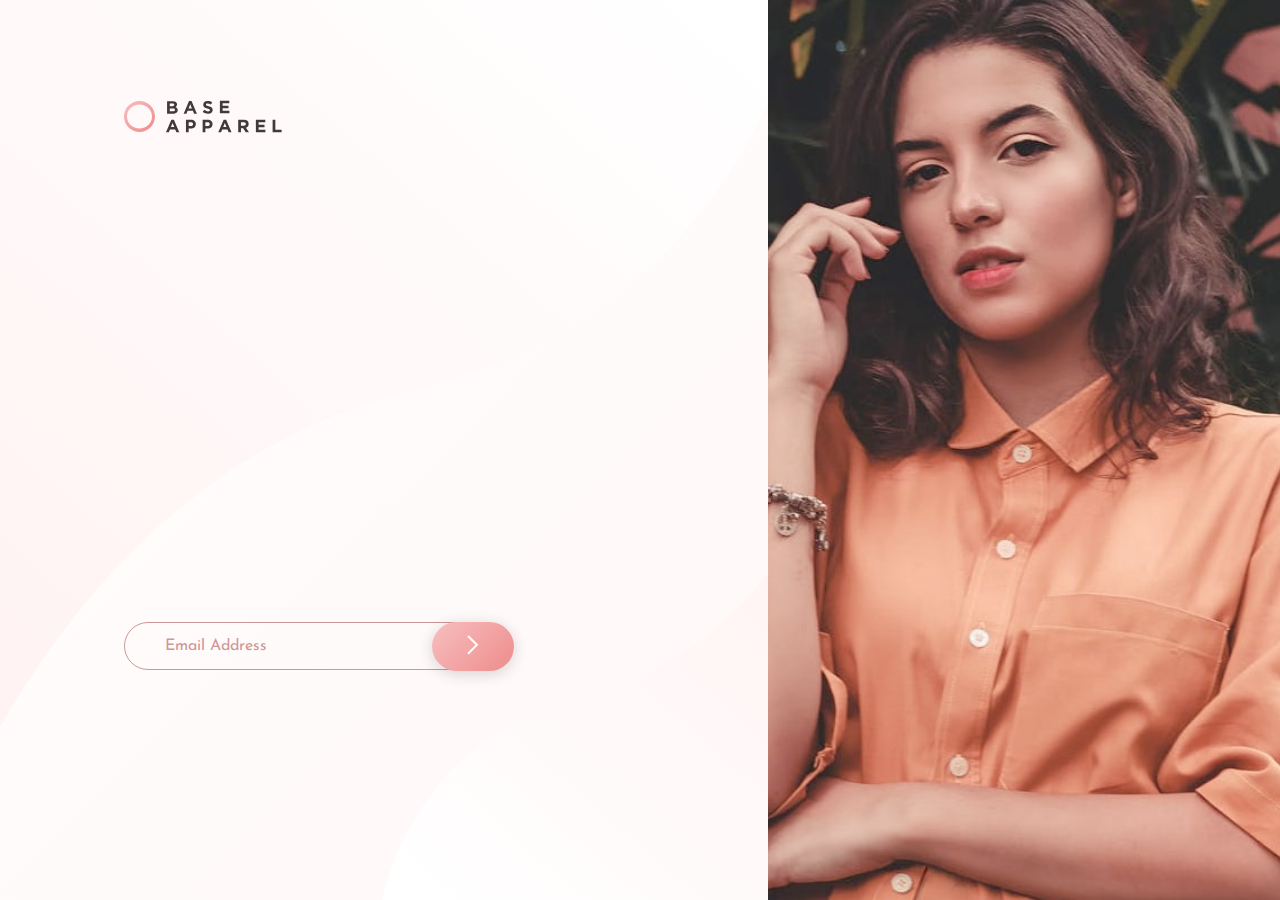
<file: base-apparel-coming-soon/index.html>
<!DOCTYPE html>
<html lang="en">

<head>
  <meta charset="UTF-8">
  <meta name="viewport" content="width=device-width, initial-scale=1.0">
  <!-- displays site properly based on user's device -->

  <link rel="icon" type="image/png" sizes="32x32" href="./images/favicon-32x32.png">

  <title>Frontend Mentor | Base Apparel coming soon page</title>
  <link rel="stylesheet" href="style.css">
  <script src="script.js" defer></script>
</head>

<body>
  <div class="container">
    <div class="left">
      <section class="inner-container">
        <img class="logo" src="./images/logo.svg" alt="logo">
        <div class="bg-image-mobile"></div>
        <div class="extra-inner-container">
          <h1>
            We're</br>
            <span>coming</br>
              soon</span>
          </h1>
          <p>
            Hello fellow shoppers! We're currently building our new fashion store.
            Add your email below to stay up-to-date with announcements and our launch deals.
          </p>
          <form id='form' class="">
            <input id='email' placeholder="Email Address">
            <img class="error-icon" src="./images/icon-error.svg" alt="error">
            <button><img class="arrow" src="./images/icon-arrow.svg" alt="arrow svg"></button>
            <small>Please provide a valid email</small>
          </form>
        </div>
      </section>
    </div>
    <div class="right bg-image-desk"></div>
  </div>
</body>

</html>
</file>
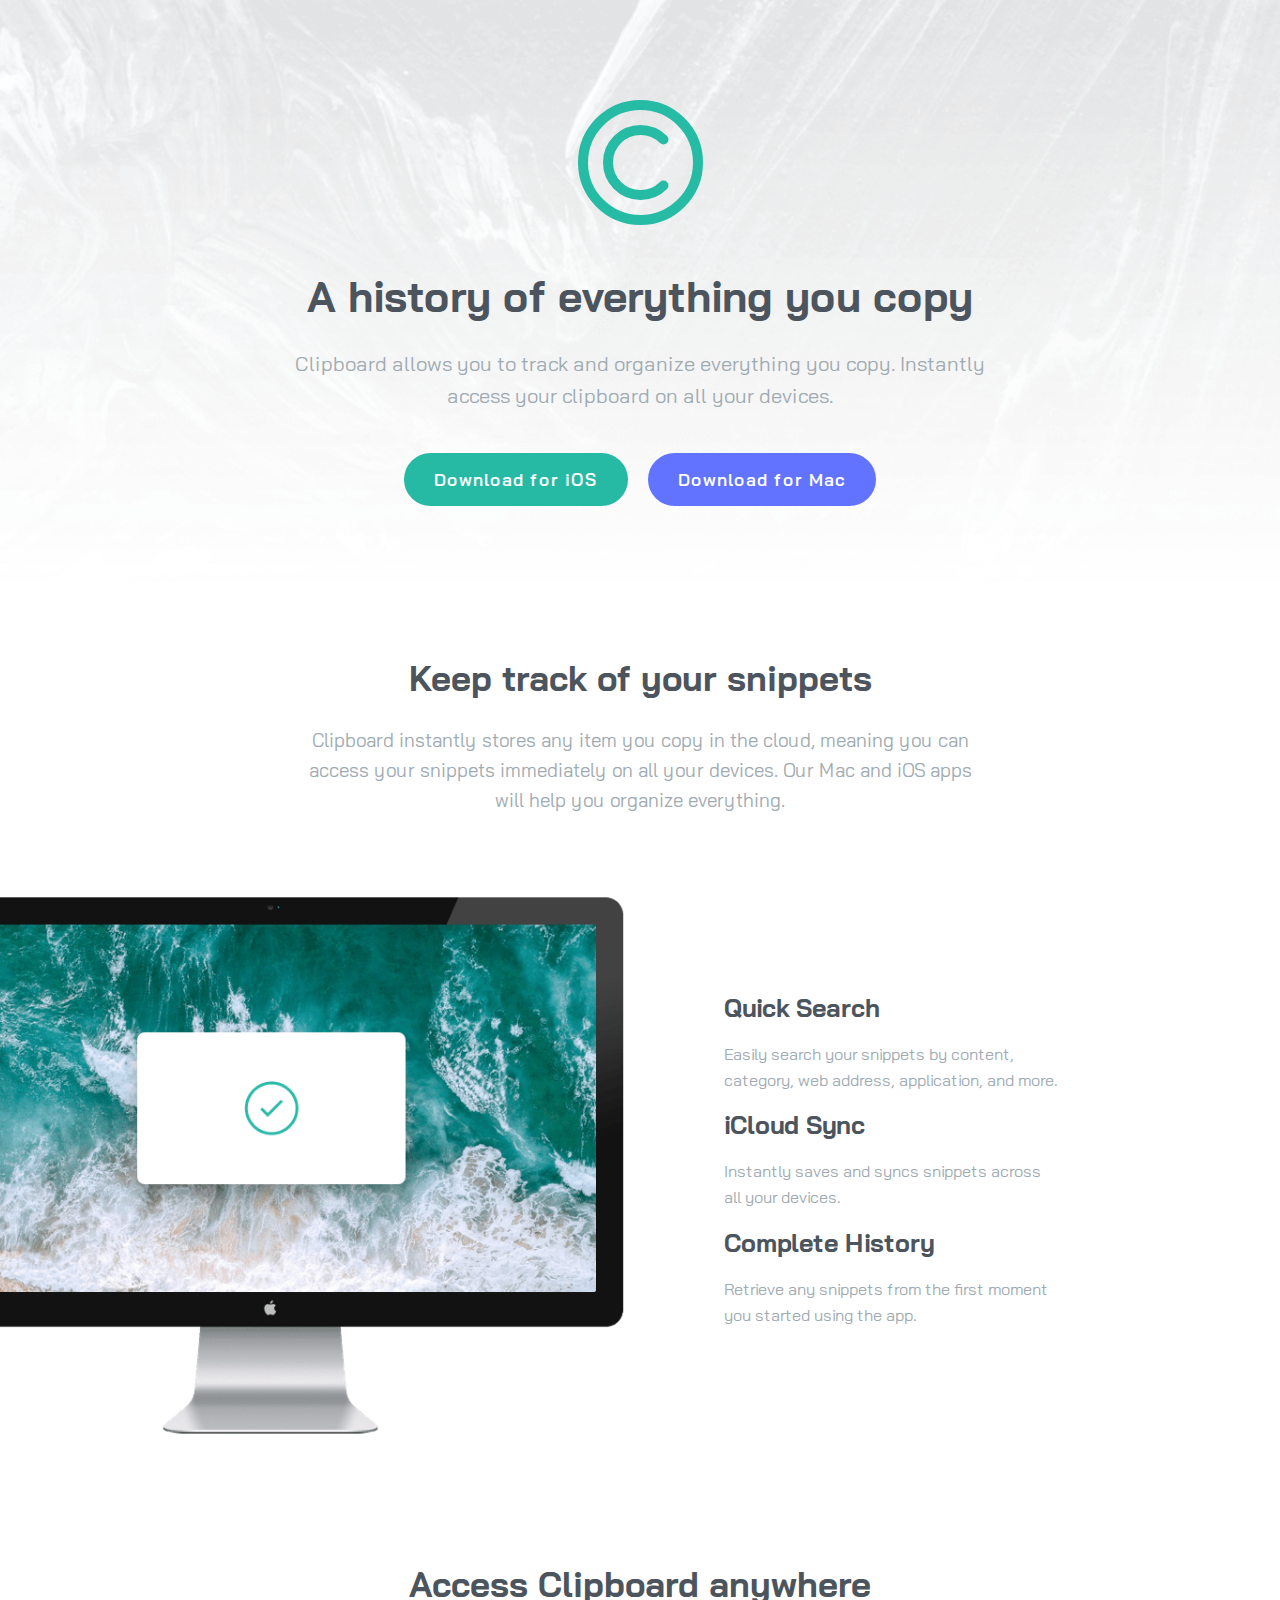
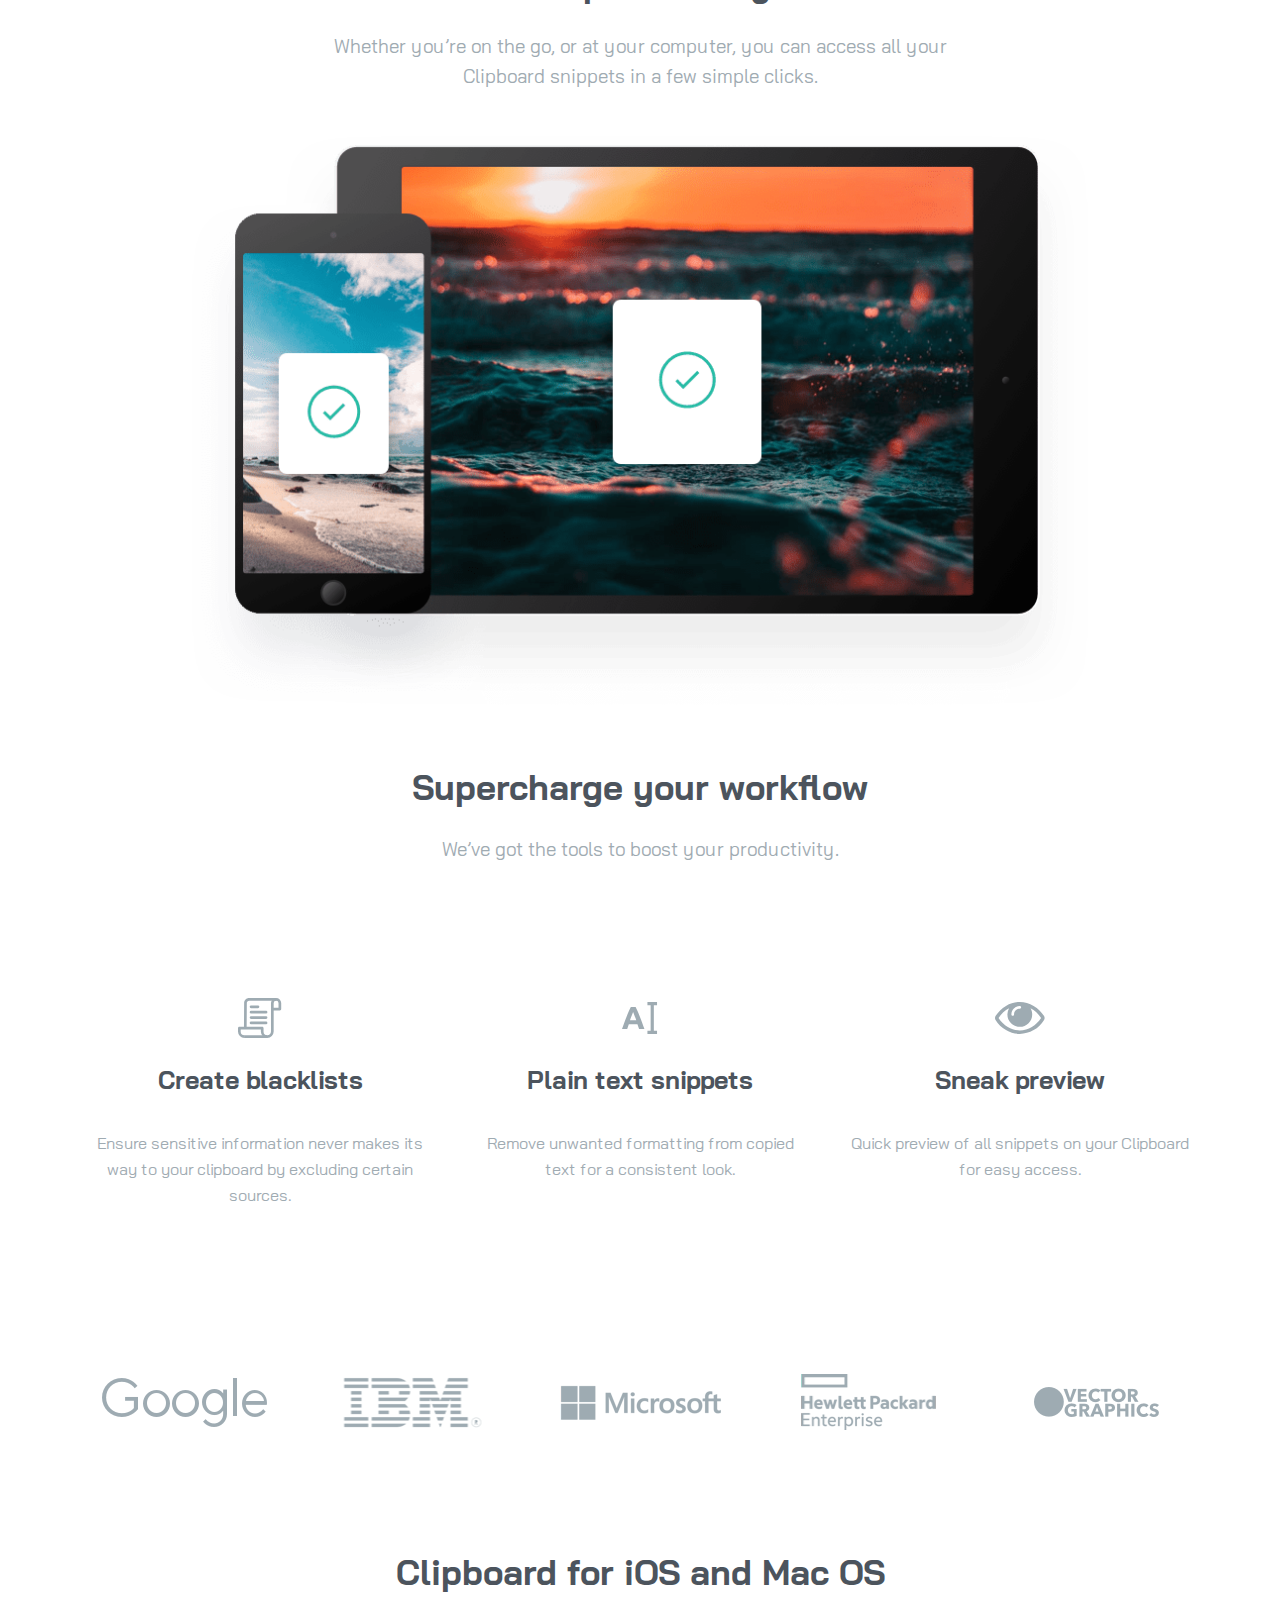
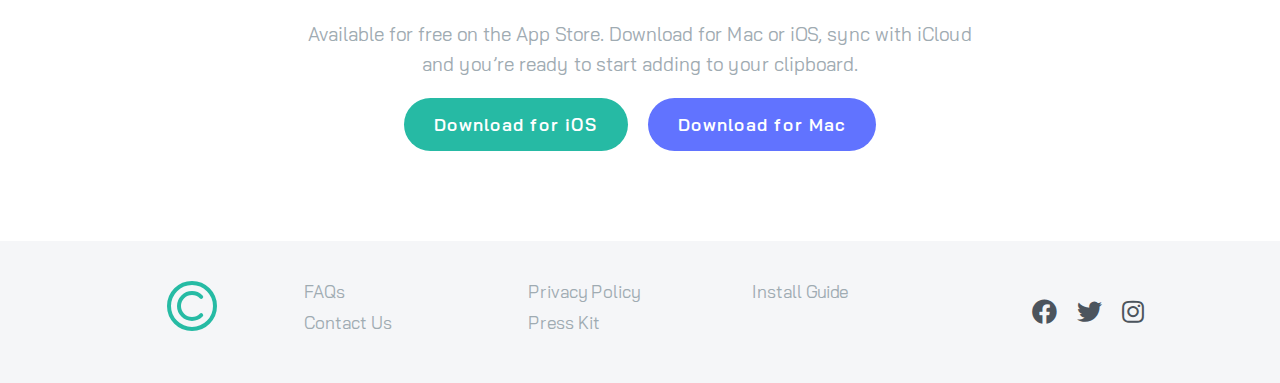
<file: clipboard-landing-page/index.html>
<!DOCTYPE html>
<html lang="en">

<head>
  <meta charset="UTF-8">
  <meta name="viewport" content="width=device-width, initial-scale=1.0">
  <!-- displays site properly based on user's device -->

  <link rel="icon" type="image/png" sizes="32x32" href="./images/favicon-32x32.png">

  <title>Frontend Mentor | Clipboard landing page</title>
  <link rel="stylesheet" href="https://cdnjs.cloudflare.com/ajax/libs/font-awesome/5.15.3/css/all.min.css">
  <link rel="stylesheet" href="style.css">

<body>

  <main>
    <div class="container">
      <img class="header-logo" src="./images/logo.svg" alt="logo">
      <h1>A history of everything you copy</h1>
      <p>Clipboard allows you to track and organize everything you
        copy. Instantly access your clipboard on all your devices.
      </p>

      <div class="flex">
        <button class="btn btn-green">Download for iOS</button>
        <button class="btn btn-purple">Download for Mac</button>
      </div>
    </div>
  </main>

  <!--section Keep track  -->
  <section class="feature1">

    <div class="container">
      <h2>Keep track of your snippets</h2>
      <p>Clipboard instantly stores any item you copy in the cloud,
        meaning you can access your snippets immediately on all your
        devices. Our Mac and iOS apps will help you organize everything.</p>
    </div>

    <div class="container container-M">
      <div class="flex">
        <div class="box-left">
          <img class="computer-img" src="./images/image-computer.png" alt="computer">
        </div>
        <div class="box-right">
          <h3>Quick Search</h3>
          <p>Easily search your snippets by content, category, web address, application, and more.</p>
          <h3>iCloud Sync</h3>
          <p>Instantly saves and syncs snippets across all your devices.</p>
          <h3>Complete History</h3>
          <p>Retrieve any snippets from the first moment you started using the app.
          </p>
        </div>
      </div>
    </div>
  </section>

  <!-- section Access Clipboard -->
  <section class="feature2">

    <div class="container">
      <h2>Access Clipboard anywhere</h2>
      <p>Whether you’re on the go, or at your computer, you can access all your Clipboard
        snippets in a few simple clicks.</p>
      <img class="device-img" src="./images/image-devices.png" alt="devices">
    </div>

  </section>

  <!-- section Superchage -->
  <section class="feature3">

    <div class="container">
      <h2>Supercharge your workflow</h2>
      <p>We’ve got the tools to boost your productivity.</p>
    </div>

    <div class="container container-L">

      <div class="flex cards text-center">
        <div class="card">
          <img src="./images/icon-blacklist.svg" alt="icon-blacklist">
          <h3>Create blacklists</h3>
          <p>Ensure sensitive information never makes its way to your clipboard by excluding certain sources.</p>
        </div>
        <div class="card">
          <img src="./images/icon-text.svg" alt="icon-text">
          <h3>Plain text snippets</h3>
          <p>Remove unwanted formatting from copied text for a consistent look.</p>
        </div>
        <div class="card">
          <img src="./images/icon-preview.svg" alt="icon-preview">
          <h3>Sneak preview</h3>
          <p>Quick preview of all snippets on your Clipboard for easy access.</p>
        </div>
      </div>


    </div>
  </section>
  <!-- section Sponsor -->
  <section class="sponsor">

    <div class="container container-L">
      <div class="grid">
        <img src="./images/logo-google.png" alt="logo-google">
        <img src="./images/logo-ibm.png" alt="logo-ibm">
        <img src="./images/logo-microsoft.png" alt="logo-microsoft">
        <img src="./images/logo-hp.png" alt="logo-hp">
        <img src="./images/logo-vector-graphics.png" alt="logo-vector-graphics">
      </div>
    </div>

  </section>
  <!-- Download -->
  <section class="download">

    <div class="container">
      <h2>Clipboard for iOS and Mac OS</h2>
      <p>
        Available for free on the App Store. Download for Mac or iOS, sync with iCloud
        and you’re ready to start adding to your clipboard.
      </p>
      <div class="flex">
        <button class="btn btn-green">Download for iOS</button>
        <button class="btn btn-purple">Download for Mac</button>
      </div>
    </div>

  </section>

  <!-- Footer -->
  <footer>
    <div class="container container-L flex">
      <div class="footerLogo">
        <img class="footer-logo" src="./images/logo.svg" alt="logo">
      </div>
      <div class="link">
        <li>FAQs</li>
        <li>Contact Us</li>
      </div>
      <div class="link">
        <li>Privacy Policy</li>
        <li>Press Kit</li>
      </div>
      <div class="link">
        <li>Install Guide</li>
      </div>
      <div class="social">
        <li><a href="#"><i class="fab fa-facebook"></i></a></li>
        <li><a href="#"><i class="fab fa-twitter"></i></a></li>
        <li><a href="#"><i class="fab fa-instagram"></i></a></li>
      </div>
    </div>
  </footer>

</body>

</html>
</file>
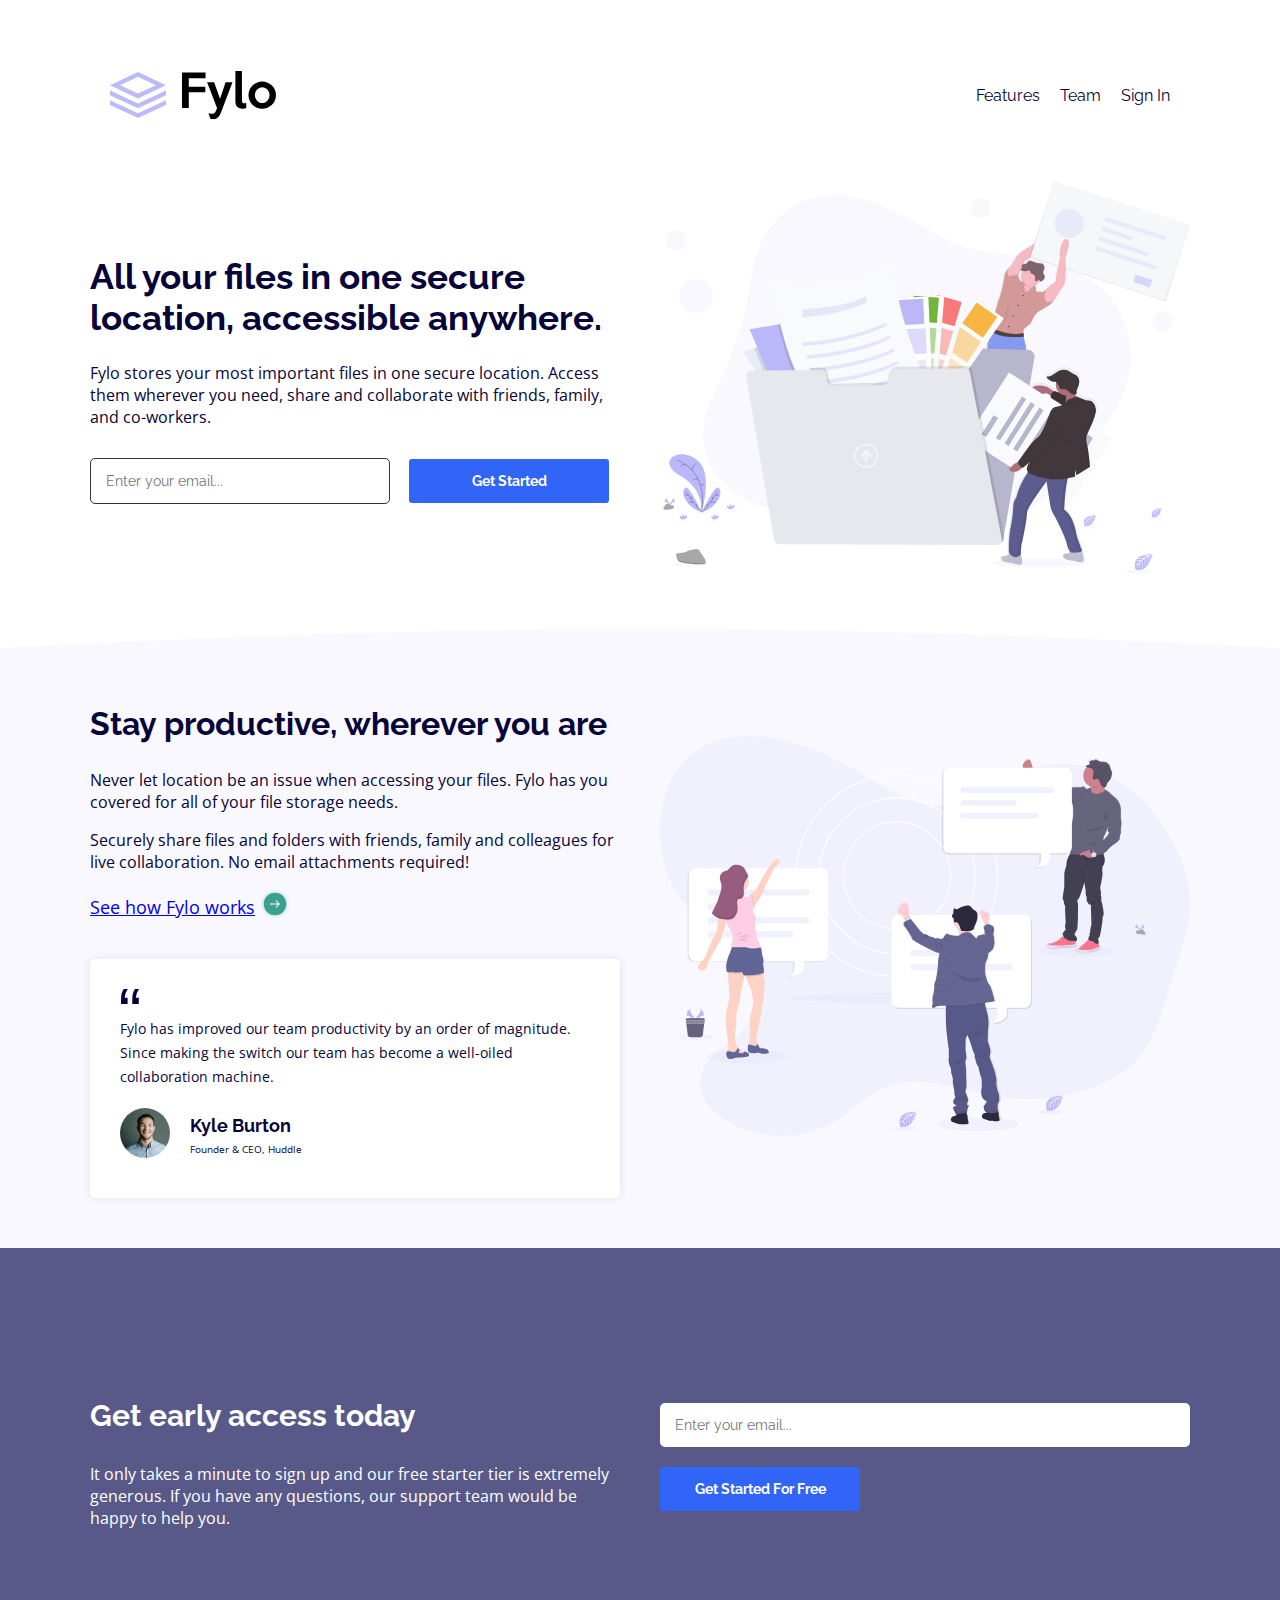
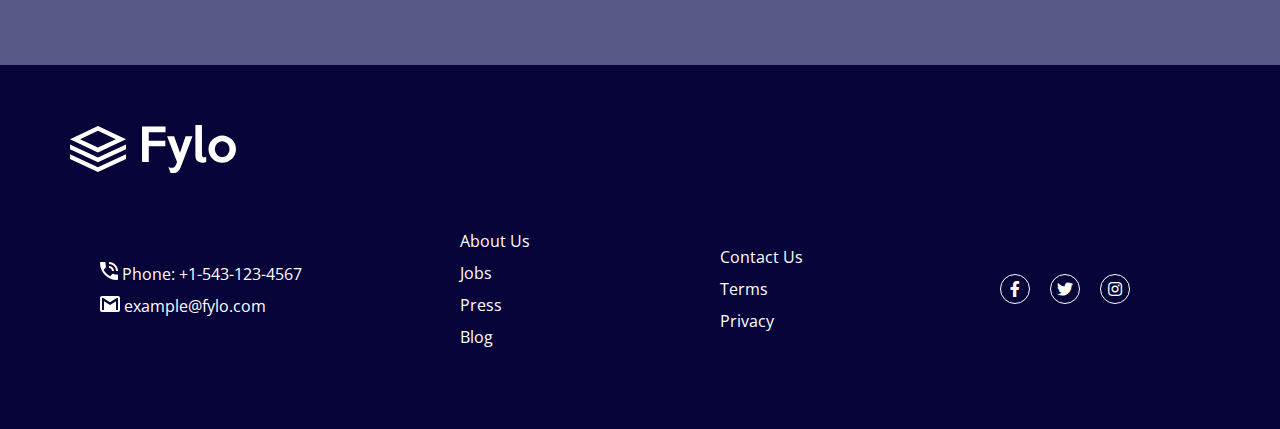
<file: fylo-landing-page/index.html>
<!DOCTYPE html>
<html lang="en">

<head>
  <meta charset="UTF-8">
  <meta name="viewport" content="width=device-width, initial-scale=1.0">
  <!-- displays site properly based on user's device -->

  <link rel="icon" type="image/png" sizes="32x32" href="./images/favicon-32x32.png">

  <title>Frontend Mentor | Fylo landing page with two column layout</title>
  <link rel="stylesheet" href="https://cdnjs.cloudflare.com/ajax/libs/font-awesome/5.15.3/css/all.min.css">
  <link rel="stylesheet" href="style.css">

</head>

<body>
  <header>
    <div class="container">
      <nav>
        <img src="./images/logo.svg" alt="logo">
        <ul class="links">
          <li><a href="">Features</a></li>
          <li><a href="">Team</a></li>
          <li><a href="">Sign In</a></li>
        </ul>
      </nav>
      <div class="flex">
        <div class="box">
          <h1> All your files in one secure location, accessible anywhere.</h1>
          <p>Fylo stores your most important files in one secure location.
            Access them wherever you need, share and collaborate with friends,
            family, and co-workers.</p>
          <form>
            <input type="email" id="email" placeholder="Enter your email...">
            <button class="btn">Get Started</button>
          </form>
        </div>
        <div class="box">
          <img src="./images/illustration-1.svg" alt="illustration-1">
        </div>
      </div>
    </div>
  </header>

  <main>
    <div class="container">
      <div class="flex">
        <div class="box">
          <h2>Stay productive, wherever you are</h2>
          <p>Never let location be an issue when accessing your files. Fylo has you
            covered for all of your file storage needs.</p>
          <p>Securely share files and folders with friends, family and colleagues for
            live collaboration. No email attachments required!</p>
          <a class="arrow-link" href="#">See how Fylo works <img class="arrow" src="./images/icon-arrow.svg"
              alt="icon-arrow"></a>
          <div class="card">
            <img class="icon-quotes" src="./images/icon-quotes.svg" alt="icon-quotes"></img>
            <p>Fylo has improved our team productivity by an order of magnitude. Since
              making the switch our team has become a well-oiled collaboration machine.</p>
            <div class="avatar">
              <div>
                <img class="avatar-img" src="./images/avatar-testimonial.jpg" alt="avatar image">
              </div>
              <div>
                <h4 class="name">Kyle Burton</h4>
                <p>Founder & CEO, Huddle</p>
              </div>
            </div>
          </div>
        </div>
        <div class="box">
          <img src="./images/illustration-2.svg" alt="illustration-2">
        </div>
      </div>
    </div>
  </main>

  <div class="signup">
    <div class="container">
      <div class="flex">
        <div class="box">
          <h3>Get early access today</h3>
          <p>It only takes a minute to sign up and our free starter tier is extremely generous.
            If you have any questions, our support team would be happy to help you.</p>
        </div>
        <div class="box">
          <form class="flex">
            <input type="email" id="email" placeholder="Enter your email...">
            <button class="btn">Get Started For Free</button>
          </form>
        </div>

      </div>
    </div>
  </div>

  <footer>
    <div class="container">
      <img class="logo-white" src="./images/logo-white.svg" alt="logo">
      <div class="flex">
        <ul class="footer-box">
          <li> <img src="./images/icon-phone.svg" alt=""> Phone: +1-543-123-4567</li>
          <li> <img src="./images/icon-email.svg" alt=""> example@fylo.com</li>
        </ul>
        <ul class="footer-box">
          <li>About Us</li>
          <li>Jobs</li>
          <li>Press</li>
          <li>Blog</li>
        </ul>
        <ul class="footer-box">
          <li>Contact Us</li>
          <li>Terms</li>
          <li>Privacy</li>
        </ul>
        <ul class=" footer-box social">
          <li><a class="circle" href="3"><i class="fab fa-facebook-f"></i></a></li>
          <li><a class="circle" href="3"><i class="fab fa-twitter"></i></a></li>
          <li><a class="circle" href="3"><i class="fab fa-instagram"></i></a></li>
        </ul>
      </div>


    </div>
  </footer>























</body>

</html>
</file>
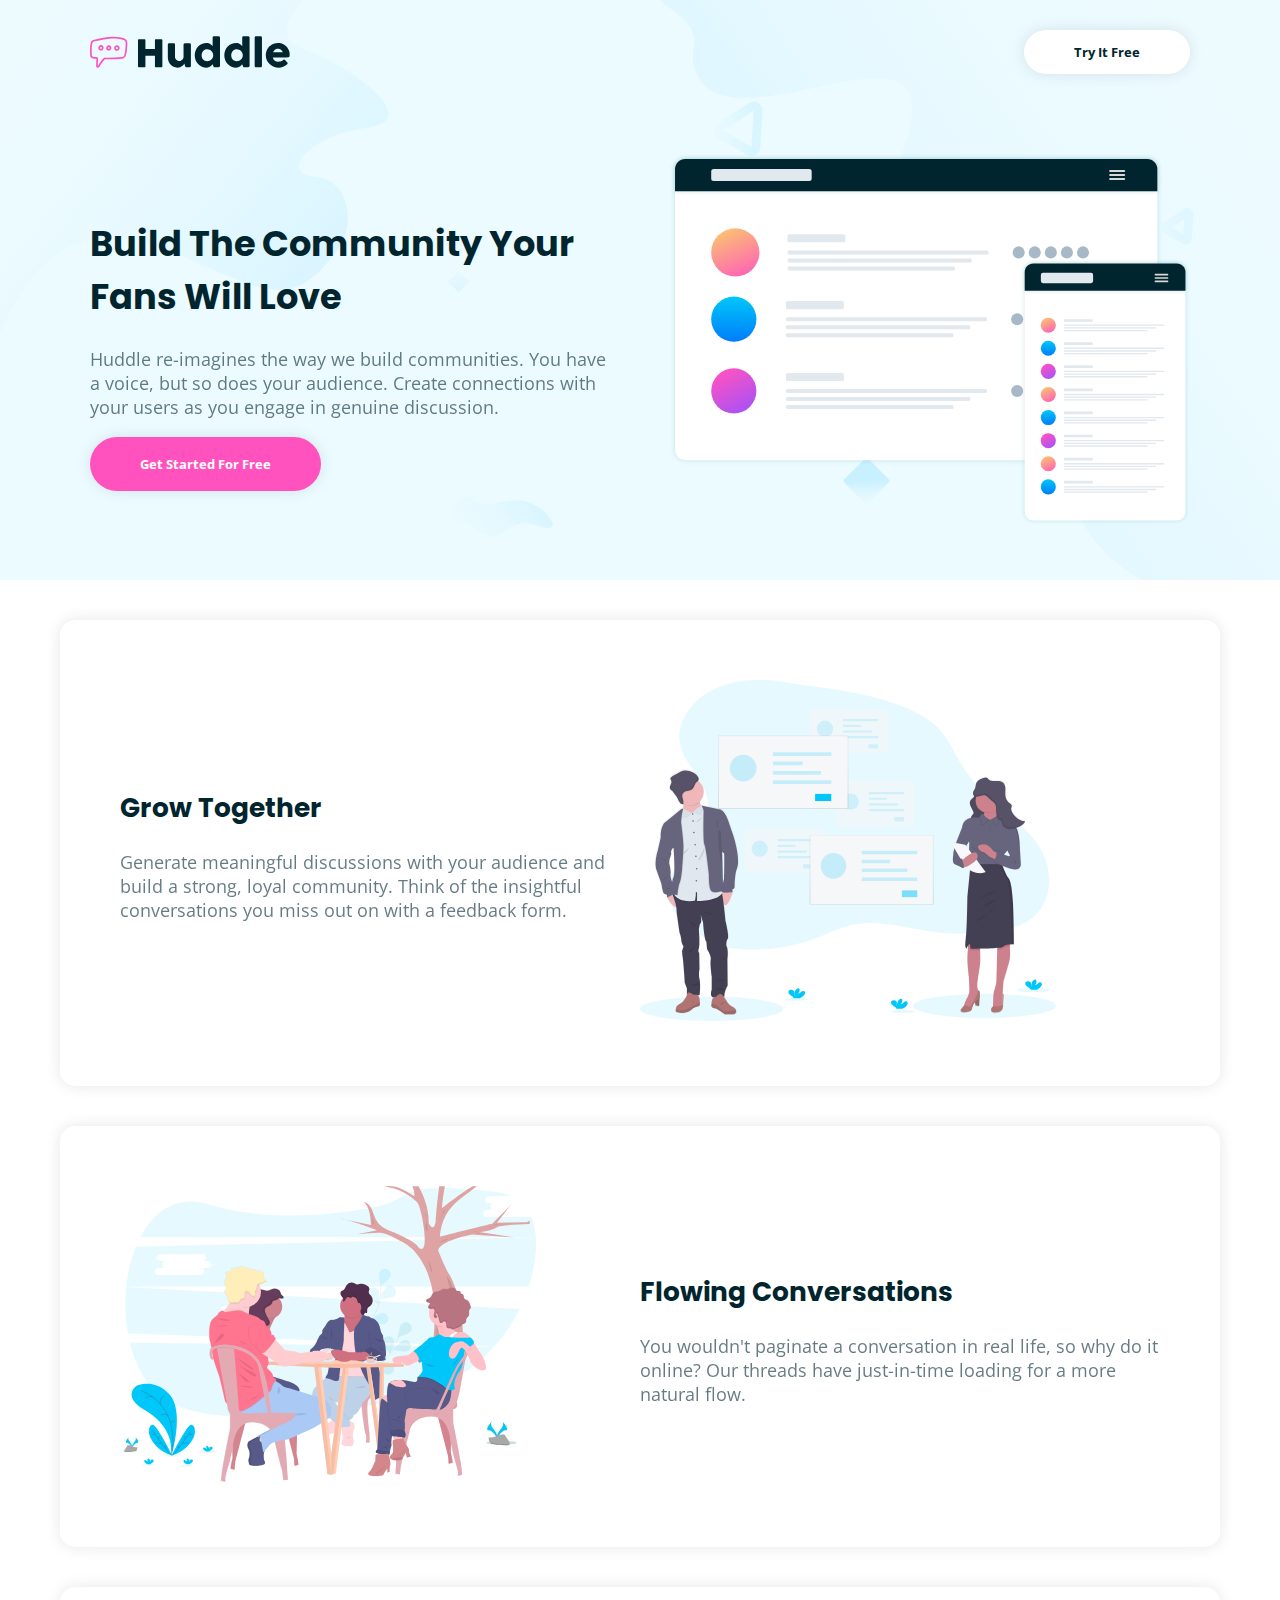
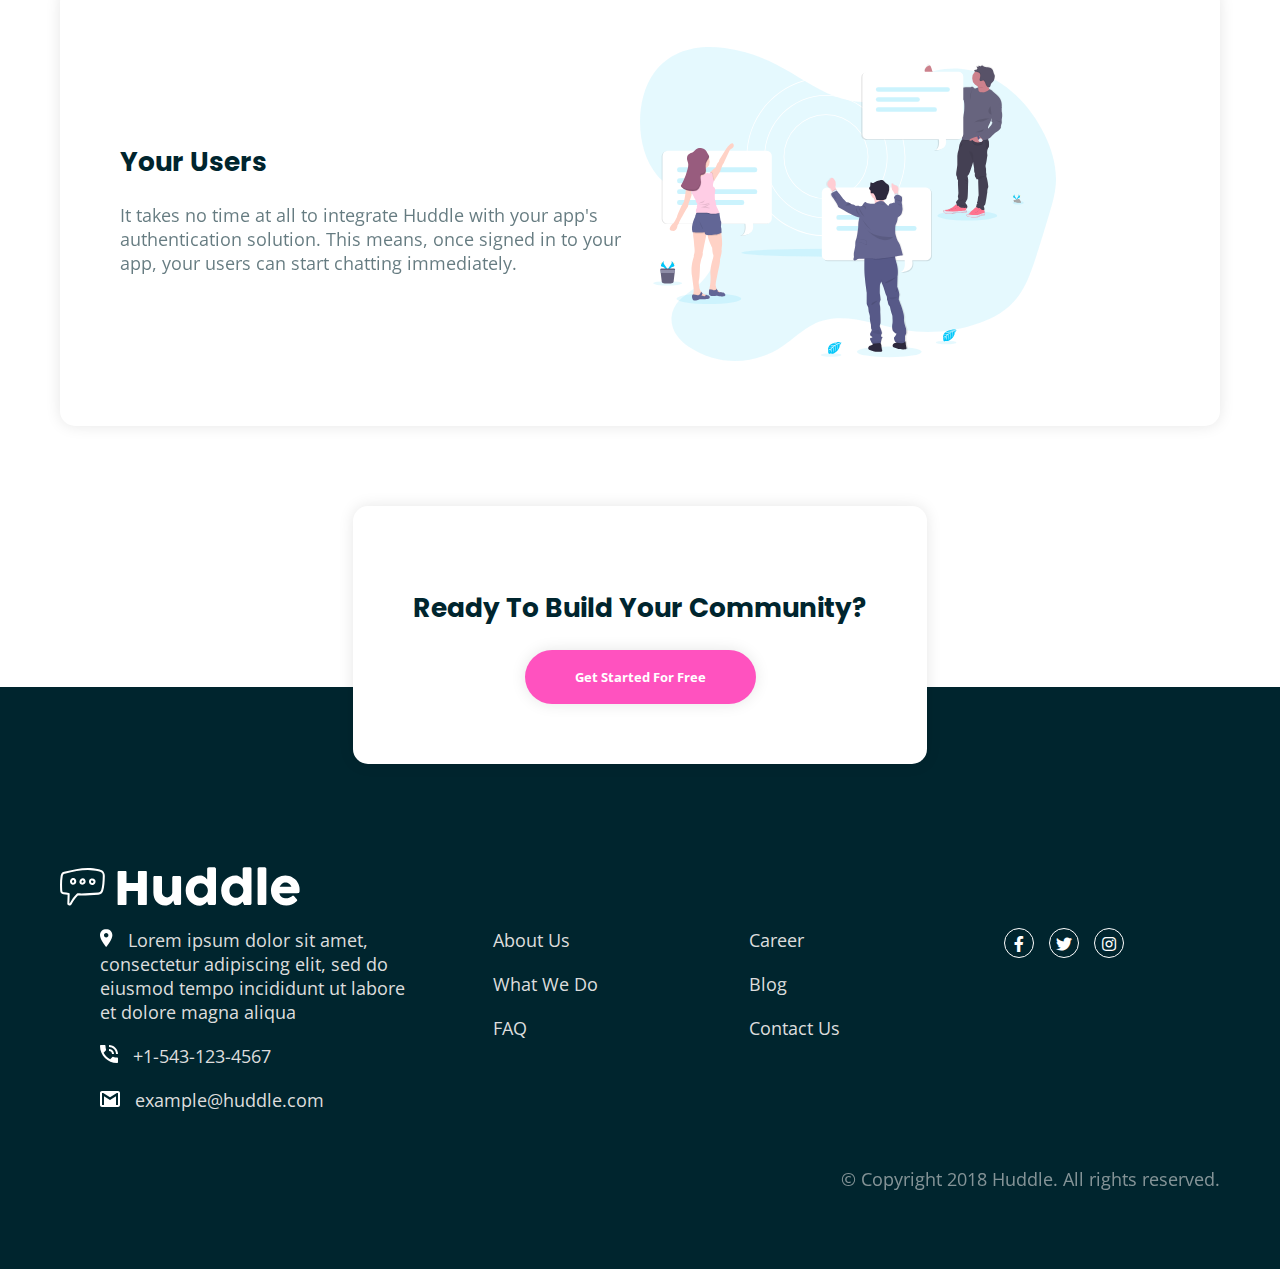
<file: huddle-landing-page/index.html>
<!DOCTYPE html>
<html lang="en">

<head>
  <meta charset="UTF-8">
  <meta name="viewport" content="width=device-width, initial-scale=1.0">
  <!-- displays site properly based on user's device -->

  <link rel="icon" type="image/png" sizes="32x32" href="./images/favicon-32x32.png">

  <title>Frontend Mentor | Huddle landing page with alternating feature blocks</title>
  <link rel="stylesheet" href="https://cdnjs.cloudflare.com/ajax/libs/font-awesome/5.15.3/css/all.min.css">
  <link rel="stylesheet" href="style.css">
</head>

<body>

  <header>
    <div class="container">

      <nav class="flex">
        <img src="./images/logo.svg" alt="" class="logo-title">
        <button class="btn">Try It Free</button>
      </nav>

      <div class="flex hero">
        <div class="header-box">
          <h1>Build The Community Your Fans Will Love</h1>
          <p>
            Huddle re-imagines the way we build communities. You have a voice, but so does your audience.
            Create connections with your users as you engage in genuine discussion.
          </p>
          <button class="btn btn-primary">Get Started For Free</button>
        </div>
        <div class="header-box">
          <img class="header-img" src="./images/illustration-mockups.svg" alt="mockup">
        </div>
      </div>
    </div>
  </header>

  <main>
    <div class="container">

      <div class="box flex mobile-reverse">
        <div>
          <h2>Grow Together</h2>
          <p>
            Generate meaningful discussions with your audience and build a strong, loyal community.
            Think of the insightful conversations you miss out on with a feedback form.
          </p>
        </div>
        <div>
          <img src="./images/illustration-grow-together.svg" alt="grow-together">
        </div>
      </div>
      <div class="box flex">
        <div>
          <img src="./images/illustration-flowing-conversation.svg" alt="flowing-conversation">
        </div>
        <div>
          <h2>Flowing Conversations</h2>
          <p>
            You wouldn't paginate a conversation in real life, so why do it online? Our threads
            have just-in-time loading for a more natural flow.
          </p>
        </div>
      </div>
      <div class="box flex mobile-reverse">
        <div>
          <h2>Your Users</h2>
          <p>
            It takes no time at all to integrate Huddle with your app's authentication solution.
            This means, once signed in to your app, your users can start chatting immediately.
          </p>
        </div>
        <div>
          <img src="./images/illustration-your-users.svg" alt="illustration-your-users">
        </div>
      </div>
    </div>
  </main>

  <div class="container center">
    <div class="box small-box">
      <h2>Ready To Build Your Community?</h2>
      <button class="btn btn-primary big">Get Started For Free</button>
    </div>
  </div>

  <footer>
    <div class="container">

      <div class="logo">
        <img src="./images/logo-white.svg" alt="">
      </div>
      <div class="flex align-start">
        <ul class="company">
          <li>
            <img src="./images/icon-location.svg" alt="icon-location">
            Lorem ipsum dolor sit amet, consectetur adipiscing elit,
            sed do eiusmod tempo incididunt ut labore et dolore magna aliqua
          </li>
          <li>
            <img src="./images/icon-phone.svg" alt="icon-phone">
            +1-543-123-4567
          </li>
          <li>
            <img src="./images/icon-email.svg" alt="icon-email">
            example@huddle.com
          </li>
        </ul>
        <ul class="links links1">
          <li>About Us</li>
          <li>What We Do</li>
          <li>FAQ</li>
        </ul>
        <ul class="links links2">
          <li>Career</li>
          <li>Blog</li>
          <li>Contact Us</li>
        </ul>
        <ul class="social">
          <li class="circle"><a href=""><i class="fab fa-facebook-f"></i></a></li>
          <li class="circle"><a href=""><i class="fab fa-twitter"></i></a></li>
          <li class="circle"><a href=""><i class="fab fa-instagram"></i></a></li>
        </ul>
      </div>

      <p>&copy; Copyright 2018 Huddle. All rights reserved.</p>

    </div>
  </footer>



</body>

</html>
</file>
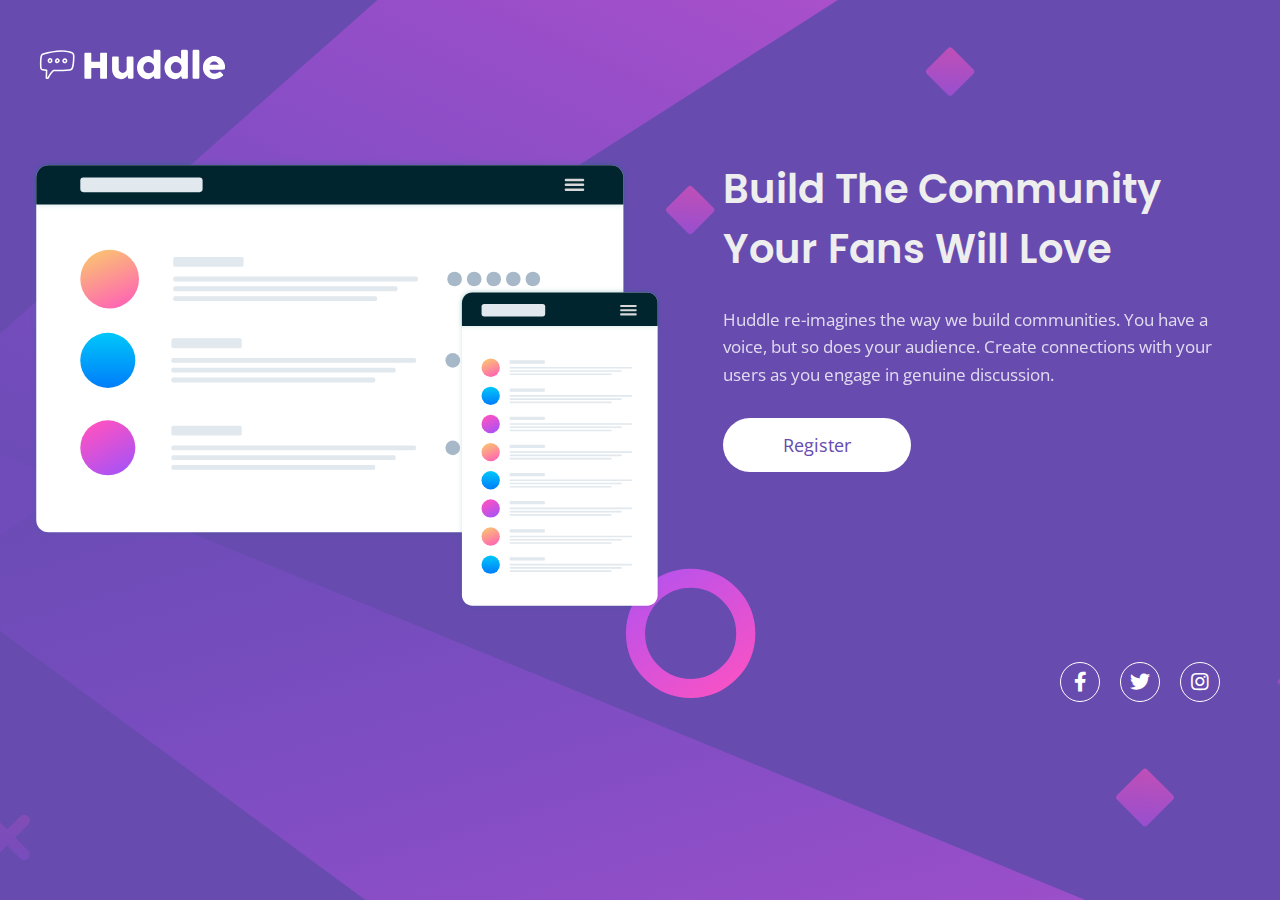
<file: huddle-single-page/index.html>
<!DOCTYPE html>
<html lang="en">

<head>
  <meta charset="UTF-8">
  <meta name="viewport" content="width=device-width, initial-scale=1.0">
  <!-- displays site properly based on user's device -->

  <link rel="icon" type="image/png" sizes="32x32" href="./images/favicon-32x32.png">

  <title>Frontend Mentor | Huddle landing page with single introductory section</title>
  <link rel="stylesheet" href="https://cdnjs.cloudflare.com/ajax/libs/font-awesome/5.15.3/css/all.min.css">
  <link rel="stylesheet" href="style.css">
  <script src="script.js" defer></script>
</head>

<body>
  <header>
    <div class="container">
      <nav class="flex">
        <img class="logo" src="./images/logo.svg" alt="logo">
      </nav>
      <div class="flex">
        <div class="box">
          <img src="./images/illustration-mockups.svg" alt="mockup">
        </div>
        <div class="box">
          <h1>Build The Community Your Fans Will Love</h1>
          <p>Huddle re-imagines the way we build communities. You have a voice, but so does your audience.
            Create connections with your users as you engage in genuine discussion.</p>
          <button class="btn">Register</button>
        </div>
      </div>
      <ul class="social">
        <li><a class="circle" href="#"><i class="fab fa-facebook-f"></i></a></li>
        <li><a class="circle" href="#"><i class="fab fa-twitter"></i></a></li>
        <li><a class="circle" href="#"><i class="fab fa-instagram"></i></a></li>
      </ul>
    </div>

  </header>

</body>

</html>
</file>
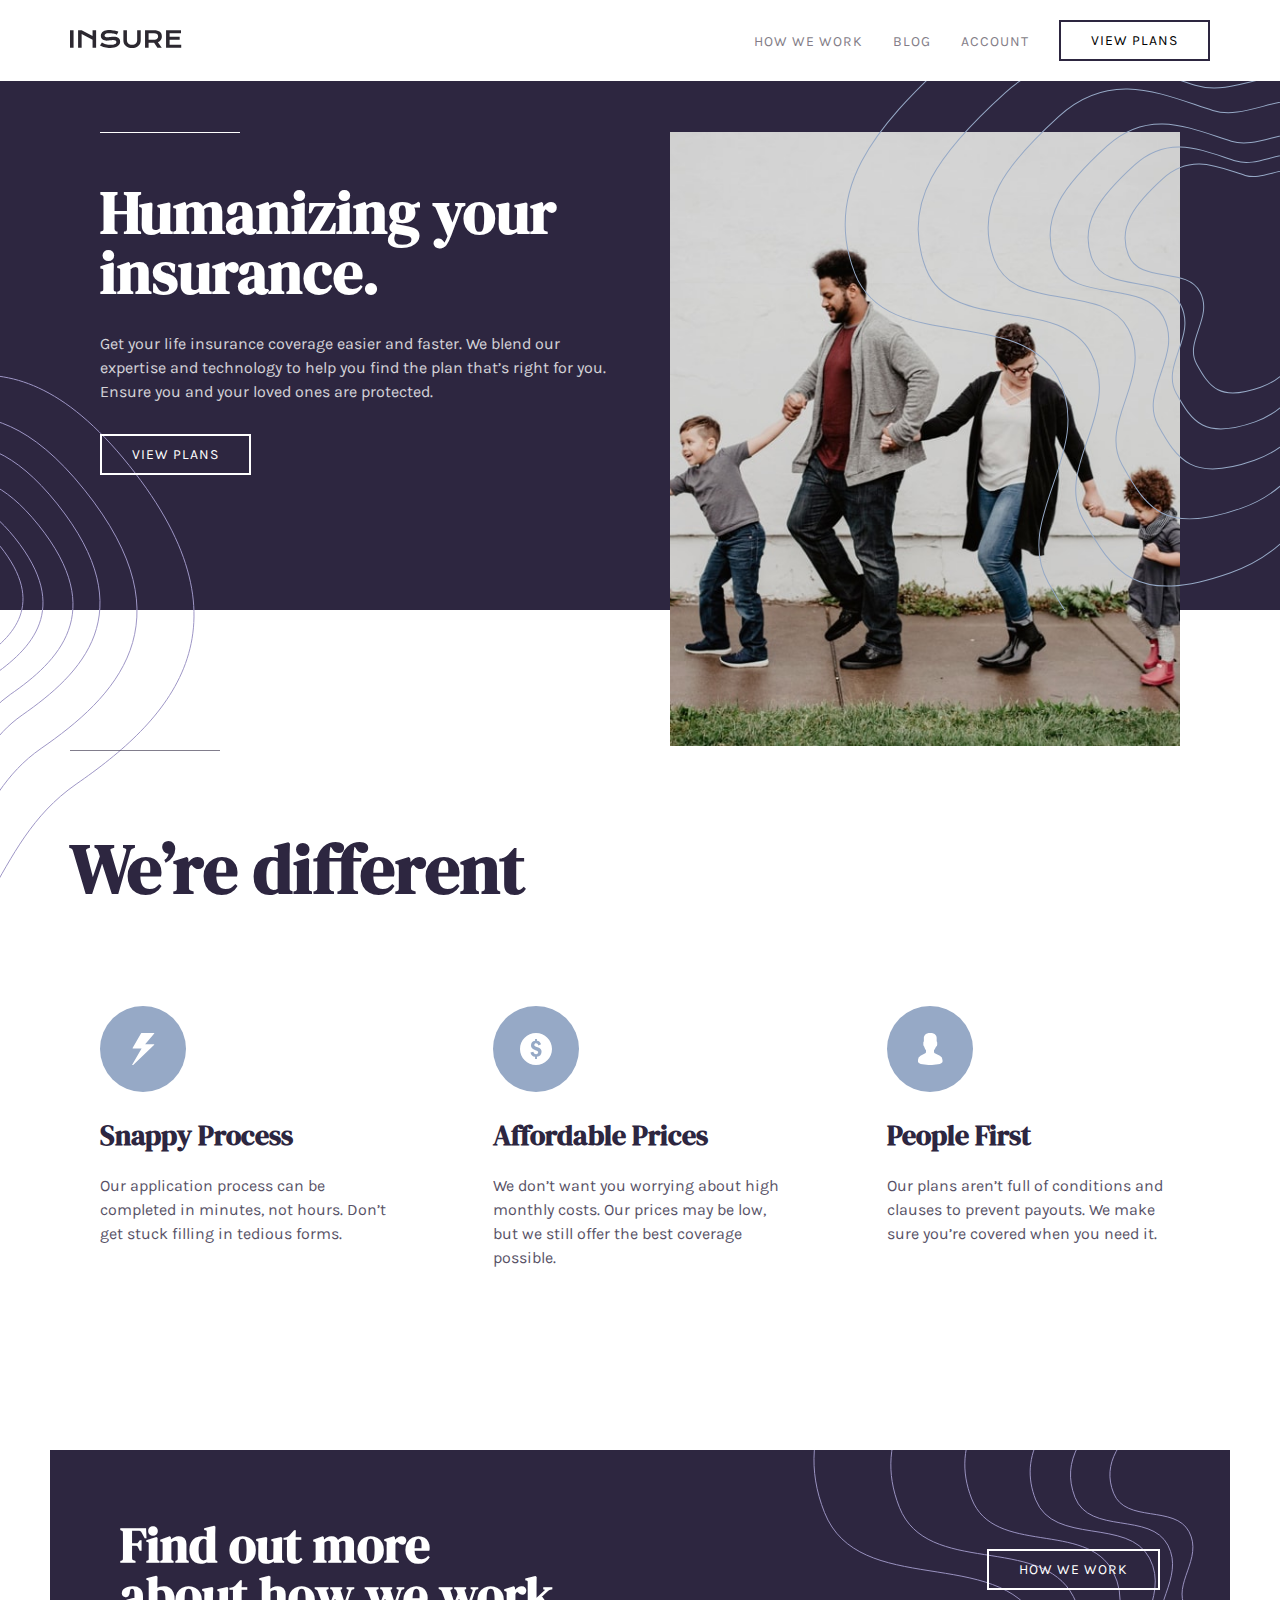
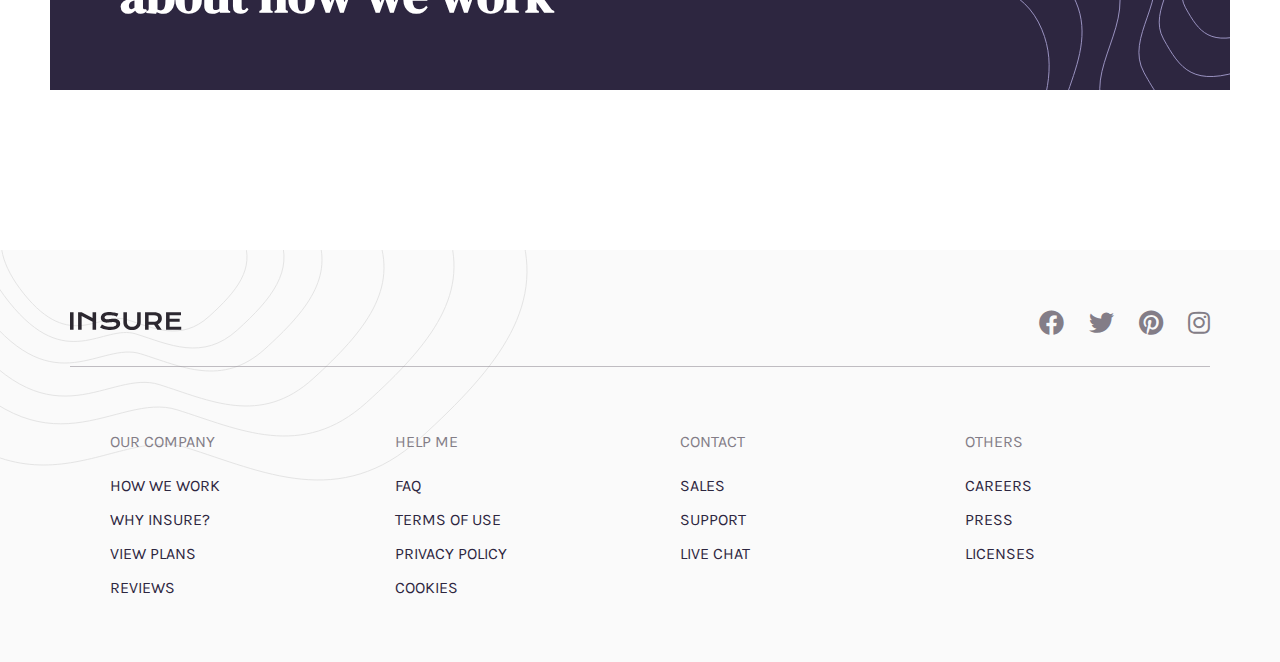
<file: insure-landing-page/index.html>
<!DOCTYPE html>
<html lang="en">

<head>
  <meta charset="UTF-8">
  <meta name="viewport" content="width=device-width, initial-scale=1.0">
  <!-- displays site properly based on user's device -->

  <link rel="icon" type="image/png" sizes="32x32" href="./images/favicon-32x32.png">

  <title>Frontend Mentor | Insure landing page</title>
  <link rel="stylesheet" href="https://cdnjs.cloudflare.com/ajax/libs/font-awesome/5.15.3/css/all.min.css">
  <link rel="stylesheet" href="style.css">
  <script src="./script.js" defer></script>
</head>

<body>

  <nav>
    <div class="container flex-nav">
      <div>
        <img src="./images/logo.svg" alt="logo" class="logo">
      </div>
      <div id="mobile-menu">
        <img class="burger show" src="./images/icon-hamburger.svg" alt="icon-hamburger">
        <img class="close" src="./images/icon-close.svg" alt="icon-close">
      </div>
      <ul class="links">
        <li><a href="">how we work</a></li>
        <li><a href="">blog</a></li>
        <li><a href="">account</a></li>
        <li><button class="btn">view plans</button></li>
      </ul>
    </div>
  </nav>

  <span></span>
  <header class="offset">
    <div class="container flex align-start">
      <div class="box-text">
        <h1 class="has-line">Humanizing your insurance.</h1>
        <p>Get your life insurance coverage easier and faster. We blend our expertise
          and technology to help you find the plan that’s right for you. Ensure you
          and your loved ones are protected.
        </p>
        <button class="btn btn-trans">view plans</button>
      </div>
      <div class="box-img">
        <img class="ivan-from-peru" src="./images/image-intro-desktop.jpg" alt="family walking">
      </div>
    </div>
  </header>

  <main class="features">
    <div class="container">
      <h2 class="has-line-purple">We’re different</h2>
      <div class="grid">
        <div class="card">
          <div class="icon">
            <img src="./images/icon-snappy-process.svg" alt="icon-snappy-process">
          </div>
          <div class="content">
            <h3>Snappy Process</h3>
            <p>Our application process can be completed in minutes, not hours. Don’t get
              stuck filling in tedious forms.</p>
          </div>
        </div>
        <div class="card">
          <div class="icon">
            <img src="./images/icon-affordable-prices.svg" alt="icon-affordable-prices">
          </div>
          <div class="content">
            <h3>Affordable Prices</h3>
            <p>We don’t want you worrying about high monthly costs. Our prices may be low,
              but we still offer the best coverage possible.</p>
          </div>
        </div>
        <div class="card">
          <div class="icon">
            <img src="./images/icon-people-first.svg" alt="icon-people-first">
          </div>
          <div class="content">
            <h3>People First</h3>
            <p>Our plans aren’t full of conditions and clauses to prevent payouts. We make
              sure you’re covered when you need it.</p>
          </div>
        </div>

      </div>
    </div>
  </main>

  <section class="about">
    <div class="container flex">
      <div class="box-left">
        <h2>Find out more<br /> about how we work</h2>
      </div>
      <div class="box-right">
        <button class="btn btn-trans">How we work</button>
      </div>
    </div>
  </section>

  <footer>
    <div class="container">
      <div class="flex-nav ">
        <div>
          <img src="./images/logo.svg" alt="logo">
        </div>
        <div class="social">
          <li>
            <a href="#"><i class="fab fa-facebook"></i></a>
          </li>
          <li>
            <a href="#"><i class="fab fa-twitter"></i></a>
          </li>
          <li>
            <a href="#"><i class="fab fa-pinterest"></i></a>
          </li>
          <li>
            <a href="#"><i class="fab fa-instagram"></i></a>
          </li>
        </div>
      </div>
      <div class="footer-links flex">
        <ul>
          <li>Our company</li>
          <li> <a href="#"> How we work</a></li>
          <li> <a href="#"> Why Insure?</a></li>
          <li> <a href="#"> View plans</a></li>
          <li> <a href="#"> Reviews</a></li>
        </ul>
        <ul>
          <li>Help me</li>
          <li> <a href="#"> FAQ</a></li>
          <li> <a href="#"> Terms of use</a></li>
          <li> <a href="#"> Privacy policy</a></li>
          <li> <a href="#"> Cookies</a></li>
        </ul>
        <ul>
          <li>Contact</li>
          <li> <a href="#"> Sales</a></li>
          <li> <a href="#"> Support</a></li>
          <li> <a href="#"> Live chat</a></li>

        </ul>
        <ul>
          <li>Others</li>
          <li> <a href="#"> Careers</a></li>
          <li> <a href="#"> Press</a></li>
          <li> <a href="#"> Licenses</a></li>

        </ul>
      </div>
    </div>


  </footer>

</body>

</html>
</file>
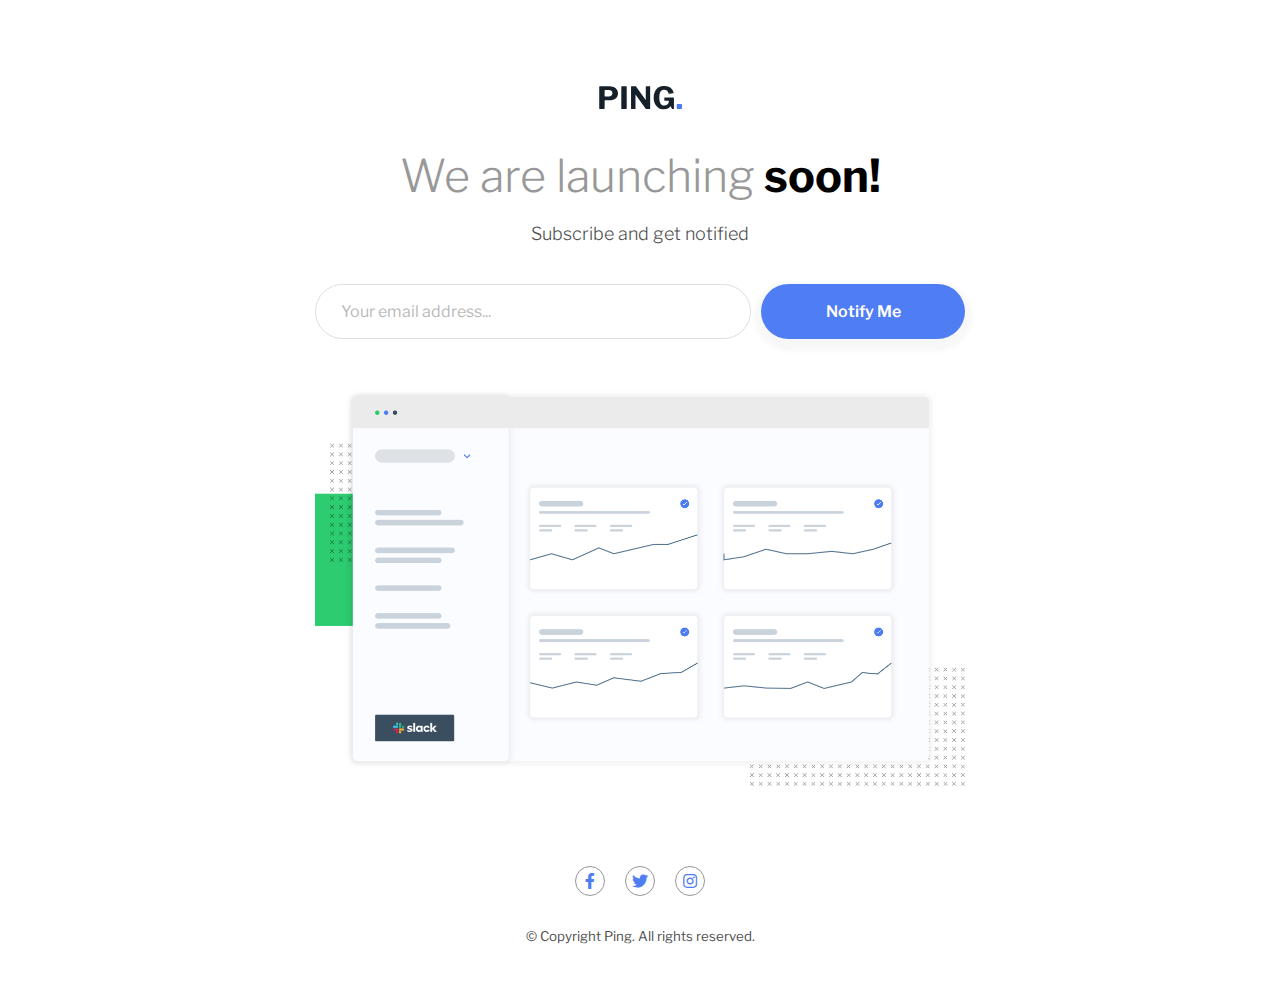
<file: ping-coming-soon-page/index.html>
<!DOCTYPE html>
<html lang="en">

<head>
  <meta charset="UTF-8">
  <meta name="viewport" content="width=device-width, initial-scale=1.0">
  <!-- displays site properly based on user's device -->

  <link rel="icon" type="image/png" sizes="32x32" href="./images/favicon-32x32.png">

  <title>Frontend Mentor | Ping coming soon page</title>
  <link rel="stylesheet" href="style.css">
  <link rel="stylesheet" href="https://cdnjs.cloudflare.com/ajax/libs/font-awesome/5.15.3/css/all.min.css">

  <script src="script.js" defer></script>
</head>

<body>
  <div class="container">
    <div id="modal"></div>
    <div class="header">
      <div class="logo">
        <img src="./images/logo.svg" alt="logo">

      </div>

      <h1><span>We are launching</span> soon!</h1>
      <p>Subscribe and get notified</p>
      <form id='form' type="submit" class="form-control">
        <input type="text" id="email" placeholder="Your email address...">
        <span></span>
        <button id='btn'>Notify Me</button>
      </form>
    </div>
    <main>
      <img class="hero-img" src="./images/illustration-dashboard.png" alt="">
    </main>
    <footer>
      <div class="social">
        <li><a class="icon" href='/'><i class="fab fa-facebook-f"></i></a></li>
        <li><a class="icon" href='/'><i class="fab fa-twitter"></i></a></li>
        <li><a class="icon" href='/'><i class="fab fa-instagram"></i></a></li>
      </div>
      <small>&copy; Copyright Ping. All rights reserved.</small>
    </footer>
  </div>
</body>

</html>
</file>
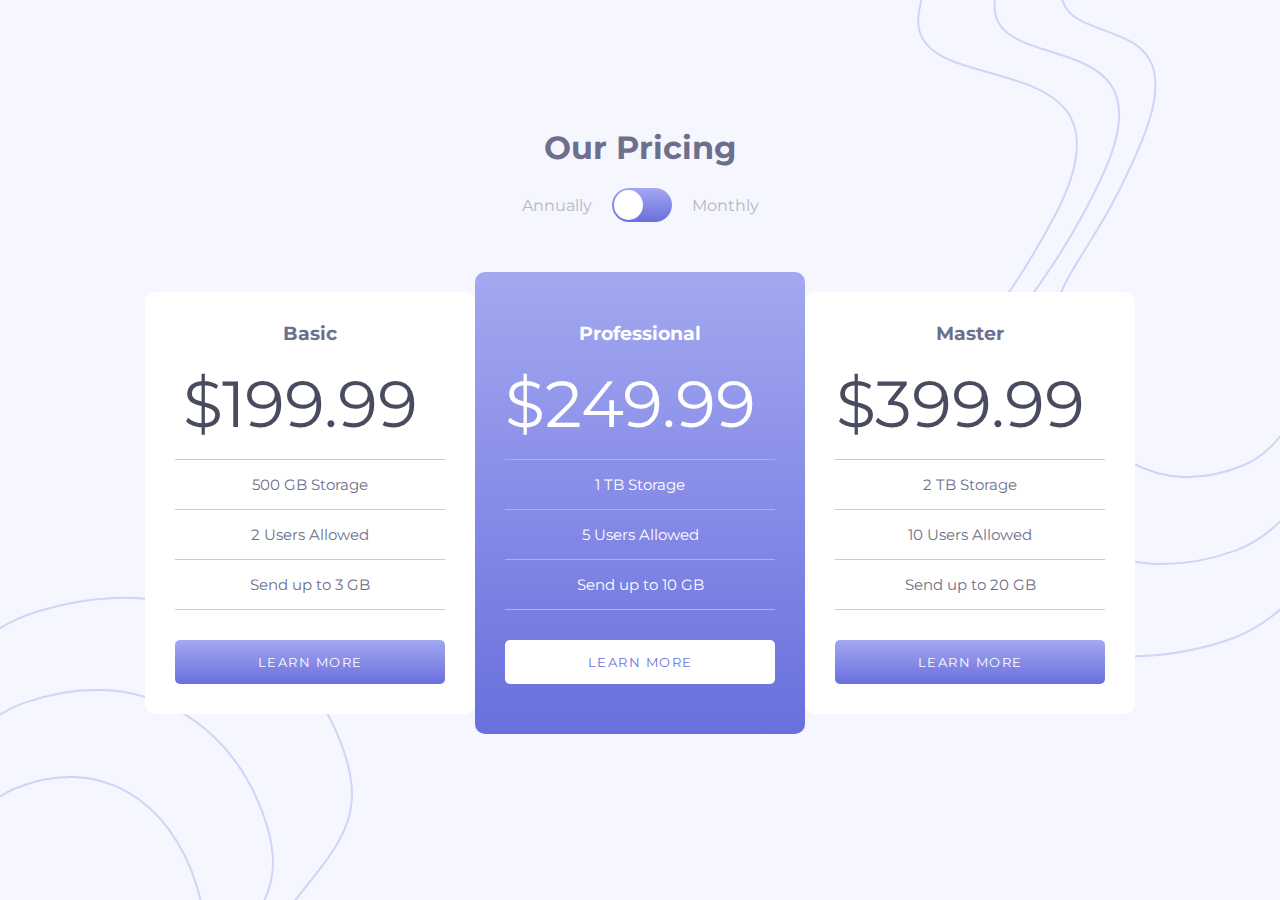
<file: pricing-component/index.html>
<!DOCTYPE html>
<html lang="en">

<head>
  <meta charset="UTF-8">
  <meta name="viewport" content="width=device-width, initial-scale=1.0">
  <!-- displays site properly based on user's device -->

  <link rel="icon" type="image/png" sizes="32x32" href="./images/favicon-32x32.png">

  <title>Frontend Mentor | [Challenge Name Here]</title>
  <link rel="stylesheet" href="style.css">
  <script src="script.js" defer></script>
</head>

<body>
  <div class="container">
    <div class="header">
      <h1>Our Pricing</h1>
      <div class="flex">
        <div>Annually</div>
        <div>
          <div class="toggle-container">
            <label for="toggle">
              <input type="checkbox" name="toggle" id="toggle">
              <span class="slider"></span>
            </label>
          </div>

        </div>
        <div>Monthly</div>
      </div>

    </div>
    <div class="flex flex-main">

      <div class="price-box">
        <h3>Basic</h3>
        <p class="price">&dollar;199.99</p>
        <ul>
          <li>500 GB Storage</li>
          <li>2 Users Allowed</li>
          <li>Send up to 3 GB</li>
        </ul>
        <button class="btn">Learn More</button>
      </div>
      <div class="price-box price-box-premium">
        <h3>Professional</h3>
        <p class="price">&dollar;249.99</p>
        <ul>
          <li>1 TB Storage</li>
          <li>5 Users Allowed</li>
          <li>Send up to 10 GB</li>
        </ul>
        <button class="btn btn-premium">Learn More</button>
      </div>
      <div class="price-box">
        <h3>Master</h3>
        <p class="price">&dollar;399.99</p>
        <ul>
          <li>2 TB Storage</li>
          <li>10 Users Allowed</li>
          <li>Send up to 20 GB</li>
        </ul>
        <button class="btn">Learn More</button>
      </div>
    </div>


  </div>
</body>

</html>
</file>
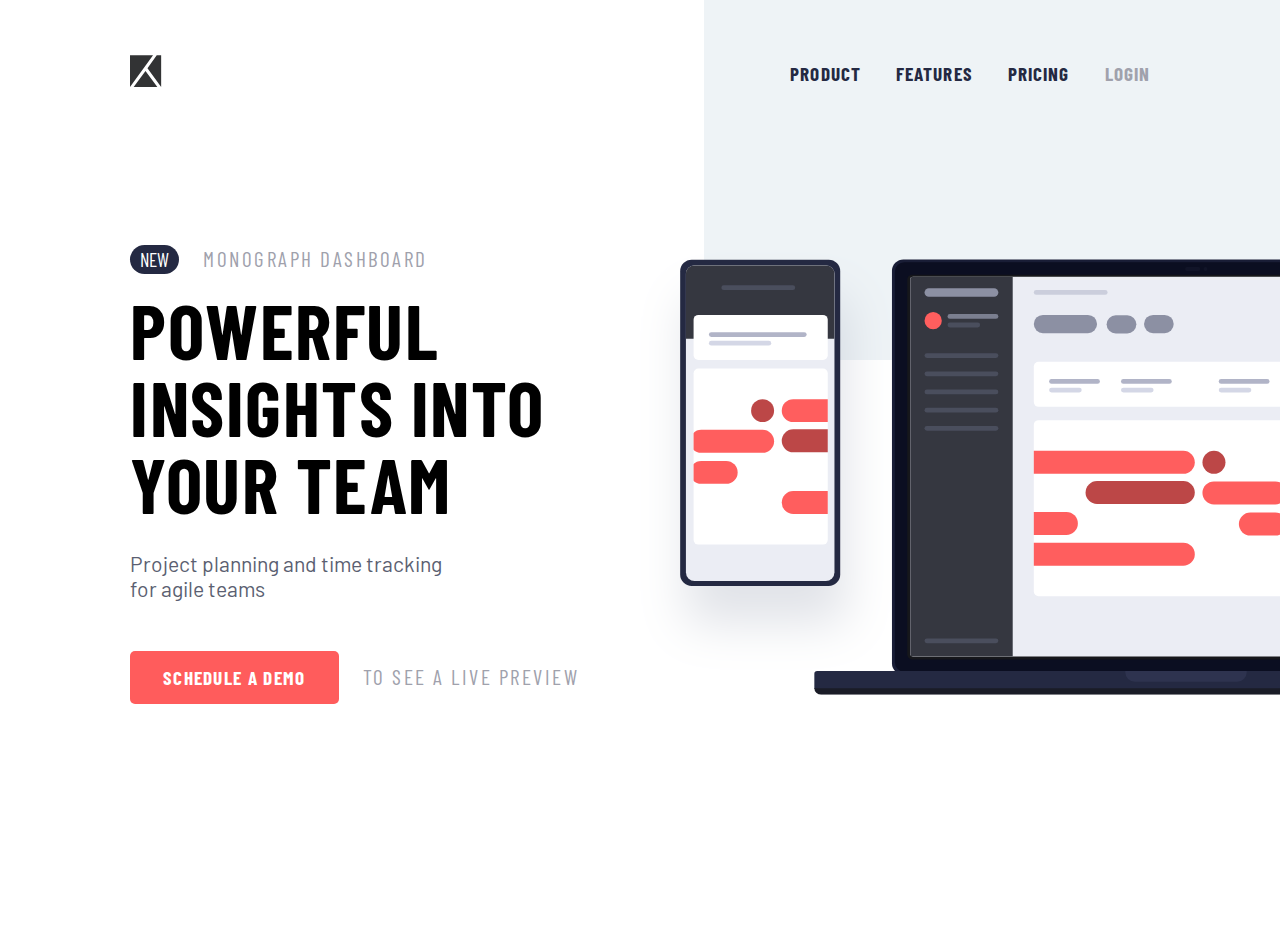
<file: project-tracking-intro/index.html>
<!DOCTYPE html>
<html lang="en">

<head>
  <meta charset="UTF-8">
  <meta name="viewport" content="width=device-width, initial-scale=1.0">
  <!-- displays site properly based on user's device -->

  <link rel="icon" type="image/png" sizes="32x32" href="./images/favicon-32x32.png">

  <title>Frontend Mentor | Project tracking intro component</title>
  <link rel="stylesheet" href="style.css">
  <script src="./script.js" defer></script>
</head>

<body>

  <nav>
    <div class="container flex-nav"">
      <div>
        <img src=" ./images/logo.svg" alt="logo" class="logo">
    </div>
    <div class="hamburger" id="hamburger">
      <img class="burger" src="./images/icon-hamburger.svg" alt="icon-hamburger">
      <img class="close" src="./images/icon-close.svg" alt="icon-close">
    </div>
    <div class="links">
      <li><a class="veryDarkBlue" href="#">Product</a></li>
      <li><a class="veryDarkBlue" href="#">Features</a></li>
      <li><a class="veryDarkBlue" href="#">Pricing</a></li>
      <li class="unicorn"><a class="greyishBlue" href="#">Login</a></li>
    </div>

    </div>
  </nav>

  <main>
    <div class="container flex">

      <div class="box left">
        <div><span class="sign">New</span> <span class="copy">Monograph Dashboard</span> </div>
        <h1 class="darkBlue">Powerful insights into your team</h1>
        <p>Project planning and time tracking<br /> for agile teams</p>
        <div>
          <button class="btn">Schedule a demo</button>
          <span class="copy">to see a live preview</span>
        </div>
      </div>
      <div class="box right">
        <img class="devices-img" src="./images/illustration-devices.svg" alt="illustration-devices">
      </div>
    </div>
  </main>

</body>

</html>
</file>
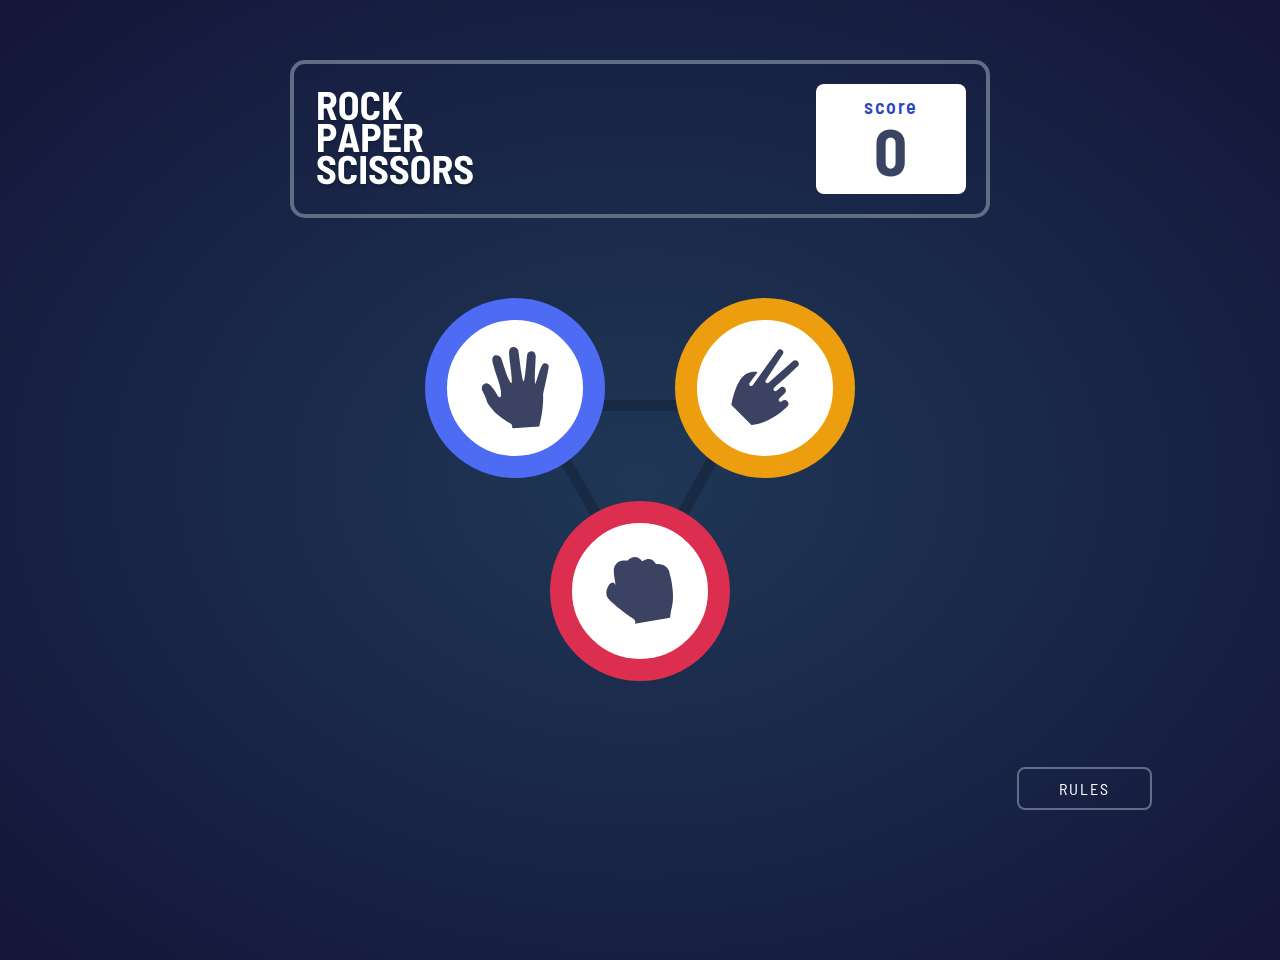
<file: rock-paper-scissors/index.html>
<!DOCTYPE html>
<html lang="en">

<head>
  <meta charset="UTF-8">
  <meta name="viewport" content="width=device-width, initial-scale=1.0">
  <!-- displays site properly based on user's device -->

  <link rel="icon" type="image/png" sizes="32x32" href="./images/favicon-32x32.png">

  <title>Frontend Mentor | Rock, Paper, Scissors</title>
  <link rel="stylesheet" href="style.css">
  <script src="script.js" defer></script>

</head>

<body>

  <div class="showRules flex-col">
    <h2>RULES</h2>
    <img src="./images/image-rules.svg" alt="image-rules">
    <img class="icon-close" id='btn-close' src="./images/icon-close.svg" alt="icon-close">
  </div>

  <div class="container">

    <header>
      <div class="title">
        <img class="logo" src="./images/logo.svg" alt="logo">
      </div>
      <div class="score">
        <h4>score</h4>
        <p id='scoreNum'>0</p>
      </div>
    </header>
  </div>
  <div class="container-main">
    <main>
      <div class="start">
        <div class="flex box">
          <button id="paper" class="flex icon-box paper"></button>
          <button id='scissors' class="flex icon-box scissors"></button>
        </div>
        <div class="box origin">
          <button id='rock' class="flex icon-box rock"></button>
        </div>
      </div>

      <div class="battle hide">
        <div class="flex box">
          <div class="flex-col you">
            <h3>you picked</h3>
            <button id="youPick" class="flex icon-box">

            </button>
          </div>
          <div class="result hide">
            <h2 id='whatTheResult'>you win!</h2>
            <button id="play" class="btn">play again</button>
          </div>
          <div class="flex-col house">
            <h3>the house picked</h3>
            <button id="housePick" class="flex icon-box blank">

            </button>
          </div>

        </div>

      </div>
    </main>
  </div>
  <footer>
    <button id='btn-rules' class="btn btn-small">rules</button>
  </footer>


</body>

</html>
<!-- Score
Rules

You Picked
The House Picked

You Win
You Lose

Play Again -->
</file>
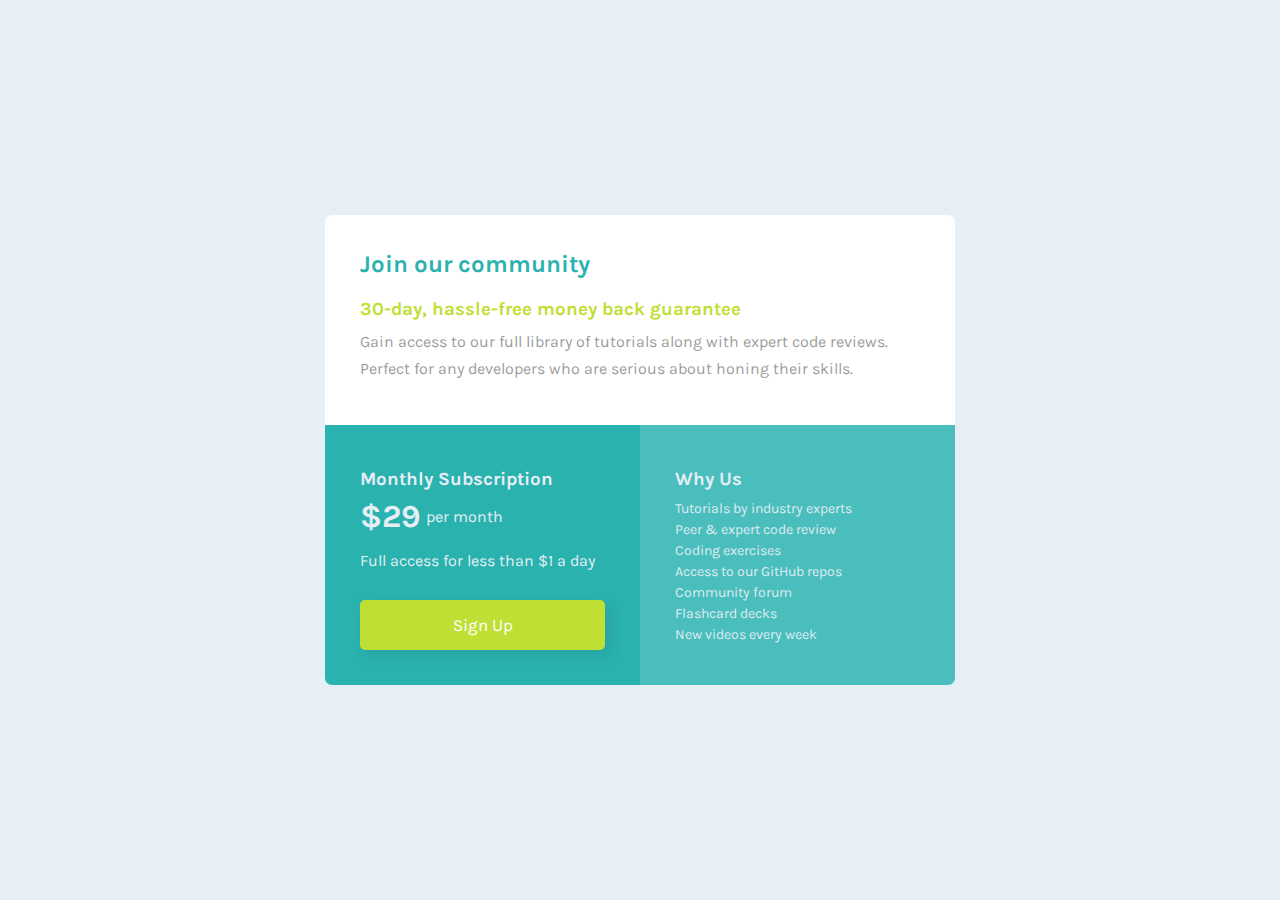
<file: single-price-grid-component/index.html>
<!DOCTYPE html>
<html lang="en">

<head>
  <meta charset="UTF-8">
  <meta name="viewport" content="width=device-width, initial-scale=1.0">
  <!-- displays site properly based on user's device -->

  <link rel="icon" type="image/png" sizes="32x32" href="./images/favicon-32x32.png">

  <title>Frontend Mentor | Single Price Grid Component</title>
  <link rel="stylesheet" href="style.css">
</head>

<body>
  <div class="container">

    <div class="box">
      <h2>Join our community</h2>
      <h3>30-day, hassle-free money back guarantee</h3>
      <p>Gain access to our full library of tutorials along with expert code reviews.
        Perfect for any developers who are serious about honing their skills.</p>
    </div>

    <div class="box-with-inner">

      <div class="inner">
        <h3>Monthly Subscription</h3>
        <div class="header"><strong>&dollar;29</strong> <span> per month</span></div>
        <p>Full access for less than &dollar;1 a day</p>
        <button>Sign Up</button>
      </div>

      <div class="inner about">
        <h3>Why Us</h3>

        <li>Tutorials by industry experts</li>
        <li>Peer &amp; expert code review</li>
        <li>Coding exercises</li>
        <li>Access to our GitHub repos</li>
        <li>Community forum</li>
        <li>Flashcard decks</li>
        <li> New videos every week</li>

      </div>

    </div>

  </div>
</body>

</html>
</file>
<file: base-apparel-coming-soon/style.css>
@import url("https://fonts.googleapis.com/css2?family=Josefin+Sans:wght@300;400;600&display=swap");

:root {
  /* variables */
  --DesaturatedRed: hsl(0, 36%, 70%);
  --SoftRed: hsl(0, 93%, 68%);
  --DarkGrayishRed: hsl(0, 6%, 24%);

  /* linear gradients */
  --Linear1: linear-gradient(135deg, hsl(0, 0%, 100%), hsl(0, 100%, 98%));
  --Linear2: linear-gradient(135deg, hsl(0, 80%, 86%), hsl(0, 74%, 74%));
}

body {
  font-family: "Josefin Sans", sans-serif;
  background: var(--Linear1);

  margin: 0;
  padding: 0;
}
h1 {
  font-size: 60px;
  font-weight: 300;
  color: var(--DesaturatedRed);
  text-transform: uppercase;
  letter-spacing: 15px;
  line-height: 1.1;
  margin-bottom: 20px;
  transform: translateX(-100%);
  animation: comeinLeft 0.5s ease forwards;
}

h1 span {
  font-weight: 400;
  color: var(--DarkGrayishRed);
}
p {
  line-height: 1.8;
  color: var(--DesaturatedRed);
  margin-bottom: 40px;
  transform: translateX(100%);
  opacity: 0;

  animation: comeinRight 0.5s ease forwards;
}

.container {
  display: flex;
  min-height: 100vh;
}
.left {
  width: 60%;

  background-image: url(./images/bg-pattern-desktop.svg);
  background-size: cover;
  background-position: center center;
}
.right {
  width: 40%;
}

.bg-image-desk {
  background-image: url("./images/hero-desktop.jpg");
  background-size: cover;
  background-repeat: no-repeat;
  background-position: center center;
}
.bg-image-mobile {
  height: 40vh;
  display: none;
  background-image: url("./images/hero-desktop.jpg");
  background-size: cover;
  background-repeat: no-repeat;
  background-position: top;
}

.inner-container {
  padding: 20px;
  max-width: 520px;
  margin: 20px auto 30px;
}
.logo {
  margin: 60px auto 100px;
}
form {
  /* width: 50%; */
  position: relative;
  width: 75%;
}

input {
  background: transparent;
  padding: 15px 40px;
  border-radius: 50px;
  border: 1px solid var(--DesaturatedRed);
  font-family: inherit;
  font-size: 16px;
  font-weight: 400;
  color: var(--DarkGrayishRed);
  width: 70%;
  margin-bottom: 10px;
}
input:focus {
  outline: none;
  box-shadow: 0 3px 16px rgba(0, 0, 0, 0.1), 0 3px 16px rgba(0, 0, 0, 0.06);
}

form.error input {
  border: 2px solid var(--SoftRed);
}

.error-icon {
  display: none;
  width: 20px;
  position: absolute;
  top: 14px;
  right: 88px;
}
form.error .error-icon {
  display: block;
}

button {
  position: absolute;

  top: 0;
  right: 0;
  padding: 13px 35px;
  border-radius: 50px;
  border: none;
  background: var(--Linear2);
  cursor: pointer;
  box-shadow: 0 3px 16px rgba(0, 0, 0, 0.1), 0 3px 16px rgba(0, 0, 0, 0.06);
}
button:hover {
  background: hsl(0, 80%, 86%);
  box-shadow: 0 13px 36px rgba(0, 0, 0, 0.1), 0 3px 26px rgba(0, 0, 0, 0.16);
}

small {
  display: none;
  margin-left: 20px;
  color: var(--SoftRed);
}
form.error small {
  display: block;
}

::placeholder {
  /* Chrome, Firefox, Opera, Safari 10.1+ */
  color: var(--DesaturatedRed);
  opacity: 1; /* Firefox */
}

:-ms-input-placeholder {
  /* Internet Explorer 10-11 */
  color: var(--DesaturatedRed);
}

::-ms-input-placeholder {
  /* Microsoft Edge */
  color: var(--DesaturatedRed);
}

/* animations */
@keyframes comeinLeft {
  to {
    transform: translateX(0);
  }
}

@keyframes comeinRight {
  to {
    transform: translateX(0);
    opacity: 1;
  }
}

@media screen and (max-width: 768px) {
  .left {
    width: 100%;
  }
  .right {
    width: 0;
  }
  .bg-image-desk {
    display: none;
  }
  .bg-image-mobile {
    display: block;
  }
  .inner-container {
    margin: 0;
    max-width: 100%;

    padding: 0;
  }
  .logo {
    width: 150px;
    margin: 20px 40px;
    padding: 20px auto 20px;
  }
  .extra-inner-container {
    margin: 20px 40px;
    padding: 20px auto 20px;
  }
  h1 {
    font-size: 40px;
  }
  form {
    width: 80%;
  }
  input {
    width: 80%;
  }
  button {
    right: -20px;
  }
}

@media screen and (max-width: 460px) {
  h1 {
    margin-top: 25px;
    font-size: 25px;
    line-height: 1.4;
  }

  p {
    font-size: 16px;
    line-height: 1.4;
  }
  form {
    /* width: 50%; */
    position: relative;
    width: 90%;
  }

  input {
    padding: 15px 20px;
    border-radius: 50px;
    font-size: 14px;
    font-weight: 400;
    width: 90%;
  }

  button {
    top: 0;
    right: -20px;
    padding: 16px 38px;
    border-radius: 40px;
  }
  .arrow {
    width: 7px;
  }
}
</file>
<file: clipboard-landing-page/style.css>
@import url("https://fonts.googleapis.com/css2?family=Bai+Jamjuree:wght@400;600&display=swap");

:root {
  /* ### Primary */
  --StrongCyan: hsl(171, 66%, 44%);
  --LightBlue: hsl(233, 100%, 69%);
  /* ### Neutral */
  --DarkGrayishBlue: hsl(210, 10%, 33%);
  --GrayishBlue: hsl(201, 11%, 66%);
}

* {
  box-sizing: border-box;
}

body {
  font-family: "Bai Jamjuree", sans-serif;
  margin: 0;
  font-size: 1.2em;
  color: var(--GrayishBlue);
}
h1,
h2,
h3 {
  color: var(--DarkGrayishBlue);
  margin-top: 0;
  margin-bottom: 0;
}
h1 {
  font-size: 2.2em;
  margin-bottom: 25px;
}
h2 {
  font-size: 1.8em;
  margin-bottom: 25px;
}
h3 {
  font-size: 1.3em;
  margin-bottom: 18px;
}
p {
  color: var(--GrayishBlue);
  line-height: 1.6;
}

h1 + p {
  font-size: 1.05em;
}
h2 + p {
  font-size: 0.98em;
}
h3 + p {
  font-size: 0.85em;
}
img {
  max-width: 100%;
}
li {
  list-style-type: none;
}
.container {
  width: 750px;
  max-width: 100%;
  margin: 0 auto;
  padding: 30px;
  text-align: center;
  align-items: center;
}
.container-M {
  width: 900px;
}
.container-L {
  width: 1200px;
}
.flex {
  display: flex;
  justify-content: center;
  align-items: center;
}
.flex > div {
  flex: 1;
  justify-content: center;
}
.text-center {
  text-align: center;
}
.grid {
  display: grid;
  grid-template-columns: repeat(5, 1fr);
  justify-items: center;
  align-items: center;
}
.btn {
  padding: 16px 30px;
  margin: 0 10px 30px;
  border-radius: 50px;
  border: none;
  color: #fff;
  font-family: inherit;
  font-size: 0.9em;
  font-weight: 600;
  letter-spacing: 1px;
  cursor: pointer;
}
.btn:hover {
  opacity: 0.8;
}
.btn-green {
  background-color: var(--StrongCyan);
}
.btn-purple {
  background-color: var(--LightBlue);
}
section {
  padding: 30px 0;
}
/* main */
main {
  background-image: url(./images/bg-header-desktop.png);
  background-repeat: no-repeat;
  background-size: cover;
  background-position: center center;
  padding: 30px 0;
}
.header-logo {
  margin: 40px 0;
}
main p {
  margin-bottom: 40px;
}

/* Feature Keep track*/
.feature1 .flex {
  margin: 80px 0;
}
.feature1 .flex > div:first-child {
  flex: 1.2;
}
.feature1 .flex > div {
  flex: 0.8;
}
.computer-img {
  transform: translateX(-40%) scale(1.4);
}
.box-left {
}
.box-right {
  text-align: start;
}

/* Feature Access*/
.feature2 p {
  margin-bottom: 60px;
}
.device-img {
  margin-top: 50px;
  transform: scale(1.3);
}

/* Feature Superchage*/
.flex.cards {
  align-items: start;
}
.card {
  display: flex;
  flex-direction: column;
  justify-content: start;
  align-items: center;
  padding: 30px 20px;
}
.cards .card:first-child img {
  margin: 26px;
}
.card img {
  margin: 30px 0;
}

/* Feature Sponsor*/

/* Feature Download*/

/* Footer */
footer {
  background-color: #f5f6f8;
}
footer .container {
  padding: 40px;
}

.footer-logo {
  width: 50px;
}
footer .flex {
  align-items: flex-start;
}

.link {
  text-align: left;
}
.link li {
  font-size: 0.9em;
  list-style-type: none;
  margin-bottom: 10px;
}
.social {
  display: flex;
  align-self: center;
}
.social li {
  margin-right: 20px;
}
.social li:last-child {
  margin-right: 0;
}
.social i {
  color: var(--DarkGrayishBlue);
  font-size: 25px;
}

.social i:hover {
  color: var(--StrongCyan);
}

@media screen and (max-width: 1024px) {
  .device-img {
    transform: scale(1.1);
  }
  .grid {
    grid-template-columns: 1fr 1fr 1fr;
    grid-template-rows: 1fr 1fr;
    gap: 30px;
  }
}
@media screen and (max-width: 700px) {
  body {
    font-size: 1em;
  }
  main {
    padding: 0;
  }
  section {
    padding: 20px 0;
  }

  .flex {
    flex-direction: column;
    justify-content: center;
  }
  .btn {
    margin-bottom: 10px;
  }
  /* main */

  /* keep track */
  .feature1 .flex {
    margin: 0;
  }
  .computer-img {
    transform: scale(1) translateX(0);
  }
  .box-left {
    margin-bottom: 40px;
  }
  .box-right {
    text-align: center;
  }
  /* Access */
  .device-img {
    transform: scale(1.1);
  }
  /* Superchager */
  .flex.cards {
    align-items: center;
  }
  /* sponsor */
  .grid {
    grid-template-columns: 1fr;
    gap: 50px;
  }
  /* download */

  /* footer */
  footer .flex {
    align-items: center;
  }
  .link {
    text-align: center;
  }
  .footer-logo {
    margin-bottom: 20px;
  }
  .link li {
    margin-bottom: 30px;
  }
}
</file>
<file: fylo-landing-page/style.css>
@import url("https://fonts.googleapis.com/css2?family=Open+Sans&family=Raleway:wght@400;700&display=swap");

:root {
  /* ### Primary */
  --VeryDarkBlue: hsl(243, 87%, 12%);
  --DesaturatedBlue: hsl(238, 22%, 44%);
  /* ### Accent */
  --BrightBlue: hsl(224, 93%, 58%);
  --ModerateCyan: hsl(170, 45%, 43%);
  /* ### Neutral */
  --LightGrayishBlue: #f6f6fe;
  --LightGray: #bfbfbf;
}

/* Global */
* {
  box-sizing: border-box;
}
body {
  font-family: "Open Sans", sans-serif;
  margin: 0;
  color: var(--VeryDarkBlue);
}

h1,
h2,
h3,
h4,
.btn,
input,
nav {
  font-family: "Raleway", sans-serif;
}
img {
  max-width: 100%;
}
.container {
  margin: 0 auto;
  width: 1200px;
  max-width: 100%;
  padding: 30px;
}

.flex {
  display: flex;
  align-items: center;
}
.flex > div,
.flex > ul {
  flex: 1;
}
footer .flex > ul:first-child {
  flex: 1.5;
}
.box {
  padding: 20px;
}

.btn {
  background-color: var(--BrightBlue);
  border: none;
  border-radius: 3px;
  color: #fff;
  font-size: 14px;
  font-weight: 700;
  padding: 14px 10px;
  width: 200px;
}
input {
  border: 1px solid #333;
  border-radius: 5px;
  margin-right: 15px;
  padding: 14px 15px;
  font-size: 14px;
}

/* Header */
nav {
  display: flex;
  justify-content: space-between;
  align-items: center;
  padding: 40px;
}

nav ul {
  list-style-type: none;
  display: flex;
}
nav ul li {
  margin-left: 20px;
}
nav a {
  text-decoration: none;
  color: var(--VeryDarkBlue);
}
header h1 {
  font-size: 35px;
}
header p {
  margin-bottom: 30px;
}
header form input {
  min-width: 300px;
  margin-bottom: 23px;
}

/* Main */
main {
  background-image: url(./images/bg-curve-desktop.svg);
  background-position: center center;
  background-size: cover;
  background-repeat: no-repeat;
}
main h2 {
  font-size: 32px;
}
.arrow-link {
  font-size: 18px;
  display: flex;
  align-items: flex-end;
}
.arrow-link:hover {
  color: var(--ModerateCyan);
}
.arrow {
  margin-left: 5px;
  width: 30px;
}
.card {
  margin-top: 40px;
  background: #fff;
  border-radius: 5px;
  box-shadow: 0 0 10px rgba(0, 0, 0, 0.1);
  padding: 30px;
}
.card p {
  margin-top: 5px;
  font-size: 14px;
  line-height: 1.7;
}
.icon-quotes {
  width: 20px;
}

.avatar {
  display: flex;
  align-items: center;
}
.avatar-img {
  border-radius: 50%;
  width: 50px;
  margin-right: 20px;
}

.avatar h4 {
  font-size: 18px;
  margin-top: 13px;
  margin-bottom: 5px;
}
.avatar p {
  margin-top: 0;
  padding: 0;
  font-size: 10px;
}

/* SignUp */
h3 {
  font-size: 30px;
}
.signup {
  background-color: var(--DesaturatedBlue);
  color: #fff;
  padding: 70px 30px;
}

.signup input {
  border: none;
}

.signup form.flex {
  flex-direction: column;
  align-items: start;
}
.signup form input {
  margin-bottom: 20px;
  width: 100%;
}

/* Footer */

footer {
  background-color: var(--VeryDarkBlue);
  color: #fff;
}
.logo-white {
  margin-top: 30px;
}
footer ul {
  list-style-type: none;
}
footer li {
  padding: 5px 0;
}
.footer-box {
  padding: 30px;
}
.social {
  display: flex;
}
.social li {
  margin-left: 20px;
}
.circle {
  text-decoration: none;
  border: 1px solid #fff;
  border-radius: 50%;
  display: inline-flex;
  justify-content: center;
  align-items: center;
  width: 30px;
  height: 30px;
}
.circle i {
  color: #fff;
  font-size: 16px;
}

@media screen and (max-width: 768px) {
  header h1 {
    font-size: 30px;
  }

  nav {
    padding: 0;
  }
  nav img {
    width: 100px;
  }
  nav ul {
    padding: 0;
  }
  nav ul li {
    font-size: 14px;
  }
  main h2 {
    font-size: 25px;
  }
  .signup {
    padding: 0 30px;
  }

  .signup h3 {
    font-size: 25px;
  }

  .container {
    text-align: center;
  }
  .flex {
    flex-direction: column;
  }

  input {
    width: 300px;
    margin-right: 0;
  }
  footer .container {
    text-align: left;
  }

  footer .flex {
    align-items: start;
    margin-left: 20px;
  }

  .btn {
    width: 300px;
  }
  .footer-box {
    padding: 0;
  }
  .social {
    align-self: center;
    margin-left: -20px;
  }
}
</file>
<file: huddle-landing-page/style.css>
@import url("https://fonts.googleapis.com/css2?family=Open+Sans:wght@400;700&family=Poppins:wght@600&display=swap");
:root {
  /* ### Primary */
  --Pink: hsl(322, 100%, 66%);
  /* ### Neutral */
  --VeryPaleCyan: hsl(193, 100%, 96%);
  --VeryDarkCyan: hsl(192, 100%, 9%);
  --GrayishBlue: hsl(208, 11%, 55%);
}

/* Global */
* {
  box-sizing: border-box;
}

body {
  color: var(--VeryDarkCyan);
  font-family: "Open Sans", sans-serif;
  font-size: 1.1em;
  margin: 0;
}

h1,
h2 {
  font-family: "Poppins", sans-serif;
}
p {
  opacity: 0.6;
}

img {
  max-width: 100%;
}

.btn {
  padding: 13px 50px;
  background-color: #fff;
  color: var(--VeryDarkCyan);

  border: none;
  border-radius: 50px;
  box-shadow: 0 0 15px rgba(0, 0, 0, 0.1);
  font-family: inherit;
  font-weight: 700;
}
.btn:hover {
  color: var(--GrayishBlue);
}
.btn-primary {
  padding: 18px 50px;
  background-color: var(--Pink);
  color: #fff;
}
.btn-primary:hover {
  color: #fff;
  opacity: 0.8;
}

.container {
  margin: 0 auto;
  padding: 0 20px;
  max-width: 100%;
  width: 1200px;
}

.center {
  text-align: center;
}

.flex {
  display: flex;
  align-items: center;
}
.align-start {
  align-items: flex-start;
}

.flex > div,
.flex > ul {
  flex: 1;
}
.flex > ul:first-child {
  flex: 1.5;
  margin-right: 30px;
}

.logo-title {
  width: 200px;
}

/* Header */

header {
  background-image: url(./images/bg-hero-desktop.svg);
  background-color: var(--VeryPaleCyan);
  background-size: cover;
  background-position: center center;
}
nav {
  display: flex;
  justify-content: space-between;
  align-items: center;
  padding: 30px;
}
.hero {
  padding-top: 50px;
  padding-bottom: 50px;
}
.header-box {
  padding: 0 30px;
}
/* Main */

.box {
  background-color: #fff;
  border-radius: 15px;
  box-shadow: 0 0 15px rgba(0, 0, 0, 0.1);
  margin: 40px 0;
  padding: 60px;
}

.small-box {
  display: inline-block;
  margin-bottom: -50%;
  /* transform: translateY(50%); */
}

.box img {
  width: 80%;
}

/* Footer */
footer {
  background-color: var(--VeryDarkCyan);
  color: #ddd;

  padding: 180px 0 60px;
}
footer ul {
  list-style-type: none;
}

footer ul li {
  margin-bottom: 20px;
}

footer .circle {
  border: 1px solid #fff;
  border-radius: 50px;
  display: inline-flex;
  justify-content: center;
  align-items: center;
  color: #fff;
  margin-right: 10px;
  width: 30px;
  height: 30px;
}
footer .circle:hover {
  border: none;
  background-color: var(--Pink);
}

footer i {
  color: #fff;
  font-size: 16px;
}

footer p {
  text-align: right;
}
.company img {
  margin-right: 10px;
}

@media screen and (max-width: 768px) {
  body {
    text-align: center;
  }
  h1 {
    font-size: 25px;
  }
  h2 {
    font-size: 23px;
  }
  p {
    font-size: 16px;
  }

  nav {
    padding: 20px 10px;
  }
  .logo-title {
    width: 150px;
  }

  .btn {
    padding: 10px 30px;
  }

  .flex {
    flex-direction: column;
  }
  nav.flex {
    flex-direction: row;
  }
  .flex > ul:first-child {
    flex: 1;
    margin-right: 0;
  }

  .hero {
    padding-top: 0;
    padding-bottom: 30px;
  }
  .header-box {
    padding: 20px 20px;
  }

  .box {
    padding: 30px;
  }

  .mobile-reverse {
    flex-direction: column-reverse;
  }
  .align-start {
    align-items: center;
  }
  footer {
    font-size: 16px;
  }
  footer ul {
    padding-left: 0;
  }
  footer p {
    text-align: center;
  }
}
</file>
<file: huddle-single-page/style.css>
@import url("https://fonts.googleapis.com/css2?family=Open+Sans&family=Poppins:wght@400;600&display=swap");
:root {
  /* ### Primary */
  --Violet: hsl(257, 40%, 49%);
  --SoftMagenta: hsl(300, 69%, 71%);
}

* {
  box-sizing: border-box;
}

body {
  font-family: "Open Sans", sans-serif;
  margin: 0;
}
header {
  background-image: url(./images/bg-desktop.svg);
  background-position: center center;
  background-size: cover;
  background-repeat: no-repeat;
  background-color: var(--Violet);
  min-height: 100vh;
}
nav {
  padding: 40px 30px;
}

h1 {
  font-family: "Poppins", sans-serif;
  font-size: 40px;
  font-weight: 600;
  color: #eee;
  margin-top: 0;
}
p {
  color: #fff;
  font-size: 17px;
  line-height: 1.6;
  opacity: 0.8;
  margin-bottom: 30px;
}

img {
  max-width: 100%;
}

.container {
  width: 1300px;
  max-width: 100%;
  margin: 0 auto;
}

.flex {
  display: flex;
  align-items: flex-start;
}
.flex > div {
  flex: 1;
  padding: 30px;
}
.flex > div:first-child {
  flex: 1.2;
}
.logo {
  width: 200px;
}

.btn {
  padding: 15px 60px;
  border: none;
  border-radius: 50px;
  background-color: #fff;

  color: var(--Violet);
  font-family: inherit;
  font-size: 18px;
}
.btn:hover {
  background-color: var(--SoftMagenta);
}
.social {
  padding-bottom: 50px;
}
ul {
  display: flex;
  justify-content: flex-end;
  margin-right: 60px;
  list-style-type: none;
}
.circle {
  border: 1px solid #fff;
  border-radius: 50%;
  display: inline-flex;
  justify-content: center;
  align-items: center;
  text-decoration: none;
  width: 40px;
  height: 40px;
  margin-left: 20px;
}
i {
  color: #fff;
  font-size: 20px;
}
.circle:hover {
  border: 1px solid var(--SoftMagenta);
}

@media screen and (max-width: 1024px) {
  .container {
    text-align: center;
  }
  .flex {
    flex-direction: column;
  }
  .flex > div {
    flex: 0.8;
    padding: 15px;
  }
  .box {
    margin: 0 auto;
    max-width: 70%;
  }
  .btn {
    padding: 10px 50px;
    font-size: 14px;
    margin-bottom: 20px;
  }
  h1 {
    font-size: 25px;
  }
  p {
    font-size: 14px;
  }
  ul {
    justify-content: center;
  }
  .circle {
    width: 30px;
    height: 30px;
    margin-left: 10px;
  }
  i {
    color: #fff;
    font-size: 16px;
  }
}
</file>
<file: insure-landing-page/style.css>
@import url("https://fonts.googleapis.com/css2?family=DM+Serif+Display&family=Karla:wght@400;700&display=swap");
:root {
  /* ### Primary */
  --DarkViolet: hsl(256, 26%, 20%);
  --GrayishBlue: hsl(216, 30%, 68%);
  /* ### Neutral */
  --VeryDarkViolet: hsl(270, 9%, 17%);
  --DarkGrayishViolet: rgb(131, 125, 135);
  --VeryLightGray: hsl(0, 0%, 98%);
}
/* Global */
* {
  box-sizing: border-box;
}
body {
  position: relative;
  font-family: "Karla", sans-serif;
  color: var(--DarkViolet);
  margin: 0;
  padding: 0;
}

h1,
h2,
h3,
h4 {
  font-family: "DM Serif Display", serif;
  margin: 0;
  padding: 0;
}
img {
  max-width: 100%;
}

ul {
  margin: 0;
}

li {
  list-style: none;
}
a {
  text-decoration: none;
}

.container {
  width: 100%;
  max-width: 1180px;
  margin: 0 auto;
  padding: 0 20px;
}

.flex {
  display: flex;
}

.flex > div,
.flex > ul {
  flex: 1;
}
.btn {
  background-color: #fff;
  border: 2px solid var(--DarkViolet);
  padding: 10px 30px;
  margin: 0;
  font-family: inherit;
  text-transform: uppercase;
  font-size: 14px;
  letter-spacing: 1px;
  cursor: pointer;
}
.btn:hover {
  border-color: var(--DarkViolet);
  color: #fff;
  background-color: var(--DarkViolet);
}
.btn-trans {
  background-color: transparent;
  border: 2px solid #fff;
  color: #fff;
}
.btn-trans:hover {
  background-color: #fff;
  color: var(--DarkViolet);
}

/* Header */
nav {
  position: fixed;
  background-color: #fff;
  top: 0;
  left: 0;
  width: 100vw;
  padding: 20px 0;
  z-index: 100;
}
.flex-nav {
  display: flex;
  justify-content: space-between;
  align-items: center;
}
.links {
  display: flex;
  align-items: center;
}
.links.mobile {
}
.links li {
  margin-left: 30px;
}
.links a {
  color: var(--DarkGrayishViolet);
  text-transform: uppercase;
  font-size: 14px;
  letter-spacing: 1px;
  cursor: pointer;
}
.links a:hover {
  color: var(--DarkViolet);
}

.burger {
  display: none;
}
.close {
  display: none;
}
span::before {
  content: "";
  display: block;
  height: 72px;
  /* margin-top: -72px; */
}

header {
  background-color: var(--DarkViolet);
  color: #fff;
  position: relative;
  z-index: 0;
}
header .btn {
  z-index: 10;
}
header::before {
  position: absolute;
  content: "";
  background-image: url(./images/bg-pattern-intro-left-desktop.svg);
  background-repeat: no-repeat;
  background-position: bottom left;
  bottom: -50%;
  left: 0;
  width: 25%;
  height: 100%;
  z-index: -10;
}
header::after {
  position: absolute;
  content: "";
  background-image: url(./images/bg-pattern-intro-right-desktop.svg);
  background-repeat: no-repeat;
  background-position: top right;
  top: 0;
  right: 0;
  width: 70%;
  height: 100%;
}

header .flex {
  justify-content: center;
  align-items: start;
}
.box-text,
.box-img {
  padding: 60px 30px;
}

h1 {
  position: relative;
  font-size: 60px;
  line-height: 1;
  padding-top: 50px;
}

.has-line::before {
  position: absolute;
  content: "";
  top: 0;
  left: 0;
  background-color: #fff;
  height: 1px;
  width: 140px;
}

p {
  opacity: 0.8;
  line-height: 1.5;
  margin: 30px 0;
}
.ivan-from-peru {
  margin-bottom: -200px;
}

/* Main */
.features .container {
  margin-top: 100px;
  padding: 40px 20px;
}
.features h2 {
  font-size: 70px;
  margin-bottom: 80px;
  position: relative;
  padding-top: 70px;
}
.has-line-purple::before {
  position: absolute;
  content: "";
  background-color: var(--DarkViolet);
  opacity: 0.6;
  top: 0;
  left: 0;
  width: 150px;
  height: 1px;
}

.grid {
  display: grid;
  grid-template-columns: 1fr 1fr 1fr;
  gap: 40px;
}
.card {
  /* background-color: #ededde; */
  padding: 10px 30px;
}
h3 {
  font-size: 28px;
  margin: 20px 0;
}
.card p {
  margin-top: 0;
}
/* About */
.about .container {
  background-color: var(--DarkViolet);
  background-image: url(./images/bg-pattern-how-we-work-desktop.svg);
  background-repeat: no-repeat;
  background-position: right;
  background-size: contain;
  align-items: center;
  color: white;
  padding: 70px;
  margin: 100px auto 160px;
}
.box-right {
  text-align: right;
}

.about h2 {
  margin: 0;
  font-size: 50px;
  line-height: 1;
}

/* Footer */
footer {
  background-color: var(--VeryLightGray);
  background-image: url(./images/bg-pattern-footer-desktop.svg);
  background-repeat: no-repeat;
}
footer .flex-nav {
  padding: 60px 0 30px;
  border-bottom: 1px solid rgba(131, 125, 135, 0.5);
}
.social {
  display: flex;
  align-items: center;
}
.social li {
  margin-left: 25px;
}
.social i {
  font-size: 25px;
  color: var(--DarkGrayishViolet);
}
.social i:hover {
  color: var(--DarkViolet);
}

.footer-links {
  padding: 40px 0 50px;
}
.footer-links li {
  margin-bottom: 15px;
  text-transform: uppercase;
}
.footer-links li a {
  color: var(--DarkViolet);
}

.footer-links li a:hover {
  text-decoration: underline;
}
.footer-links > ul > li:first-child {
  margin-top: 25px;
  margin-bottom: 25px;
  color: var(--DarkGrayishViolet);
}

@media screen and (max-width: 768px) {
  .container {
    text-align: center;
  }
  .flex {
    flex-direction: column;
  }
  /* header */
  .links {
    display: none;
  }
  .links.show {
    display: flex;
    flex-direction: column;
    position: fixed;
    background-color: var(--DarkViolet);
    padding-top: 20px;
    padding-left: 0;
    top: 72px;
    left: 0;
    width: 100vw;
    height: calc(100vh - 72px);
    z-index: 100;
  }
  .links li {
    margin: 30px 0;
  }
  .links li a {
    color: #fff;
    font-size: 18px;
  }
  .links a:hover {
    color: var(--GrayishBlue);
  }
  .links .btn {
  }

  .burger.show {
    display: block;
  }

  .close.show {
    display: block;
  }

  header .flex {
    flex-direction: column-reverse;
  }
  header img {
    width: 100vw;
    /* object-fit: cover; */
  }
  header .container {
    padding: 0;
  }
  .ivan-from-peru {
    margin-bottom: 0;
  }
  .box-img {
    padding: 0;
  }
  .box-text::before {
    position: absolute;
    content: "";
    background-image: url(./images/bg-pattern-intro-right-mobile.svg);
    background-repeat: no-repeat;
    background-position: bottom right;
    bottom: 0;
    right: 0;
    width: 100%;
    height: 100%;
  }
  .box-text::after {
    position: absolute;
    content: "";
    background-image: url(./images/bg-pattern-intro-left-mobile.svg);
    background-repeat: no-repeat;
    background-position: top left;
    top: 0;
    left: 0;
    width: 100%;
    height: 100%;
  }
  header::before,
  header::after {
    display: none;
  }

  .has-line::before {
    left: 50%;
    transform: translateX(-50%);
  }
  h1 {
    position: relative;
    font-size: 50px;
    line-height: 1;
    padding-top: 50px;
  }
  /* main */
  .grid {
    grid-template-columns: 1fr;
  }
  .has-line-purple::before {
    left: 50%;
    transform: translateX(-50%);
  }
  .features h2 {
    font-size: 45px;
    margin-bottom: 60px;
    position: relative;
    padding-top: 50px;
  }
  /* about */
  .about .container {
    padding: 20px;
    margin: 70px auto;
  }
  .about h2 {
    font-size: 30px;
    margin-bottom: 25px;
  }
  /* footer */
  footer .flex-nav {
    flex-direction: column;
  }
  .social > li:first-child {
    margin-left: 0;
  }
  .social {
    margin-top: 20px;
  }
  footer ul {
    padding-left: 0;
  }
}
</file>
<file: ping-coming-soon-page/style.css>
@import url("https://fonts.googleapis.com/css2?family=Libre+Franklin:wght@300;600;700&display=swap");

:root {
  /* ### Primary */
  --Blue: hsl(223, 87%, 63%);
  /* ### Secondary */
  --PaleBlue: hsl(223, 100%, 88%);
  --LightRed: hsl(354, 100%, 66%);
  /* ### Neutral */
  --Gray: hsl(0, 0%, 59%);
  --VeryDarkBlue: hsl(209, 33%, 12%);
}

* {
  box-sizing: border-box;
}

body {
  background-color: #fff;
  font-family: "Libre Franklin", sans-serif;
  min-height: 100vh;
  margin: 0;
  padding: 0;
}
h1 {
  margin: 0;
}

h1 span {
  font-weight: 300;
  opacity: 0.4;
}
.container {
  position: relative;
  display: flex;
  flex-direction: column;
  justify-content: start;
  align-items: center;
  max-width: 650px;
  margin: 0 auto;
}
.modal {
  position: absolute;
  display: flex;
  justify-content: center;
  align-items: center;
  top: 40%;
  left: 50%;
  opacity: 0;
  transform: translateX(-50%);
  width: 200px;
  height: 150px;
  border-radius: 10px;
  background-color: rgba(120, 238, 96, 0.5);
  z-index: 10;
  animation: showModal 0.5s ease-in forwards;
}

@keyframes showModal {
  to {
    opacity: 1;
  }
}

.hero-img {
  display: block;
  width: 100%;
}
.header {
  margin-top: 85px;
  width: 100%;
  text-align: center;
}

.header h1 {
  font-size: 45px;
}
.logo {
  margin-bottom: 35px;
}
.logo img {
  width: 83px;
}
p {
  font-weight: 300;
  font-size: 18px;
  opacity: 0.7;
  margin-top: 20px;
  margin-bottom: 40px;
}
form {
  position: relative;
  display: flex;
  margin-bottom: 50px;
}

input {
  border-radius: 50px;
  border: 1px solid rgb(217, 224, 230);
  padding: 17px 25px;
  flex: 2;
  font-size: 16px;
  font-family: inherit;
}
input:focus {
  outline: none;
}

input::placeholder {
  opacity: 0.5;
}

form span {
  opacity: 0;
  position: absolute;
  font-size: 12px;
  color: var(--LightRed);
  top: 60px;
  left: 40px;
}

form.error span {
  opacity: 1;
}
form.error input {
  border: 1px solid var(--LightRed);
}
form.error input::placeholder {
  color: var(--LightRed);
}

button {
  background-color: var(--Blue);
  border-radius: 50px;
  border: none;
  box-shadow: 0 5px 5px 7px rgba(0, 0, 0, 0.03);
  color: rgb(255, 255, 255);
  cursor: pointer;
  flex: 1;
  font-family: inherit;
  font-size: 16px;
  font-weight: 600;
  margin-left: 10px;
}
button:hover {
  background-color: hsl(223, 86%, 67%);
}

main {
  margin-bottom: 30px;
}

footer {
  margin: 40px;
}
.social {
  position: relative;
  text-align: center;
  margin-bottom: 20px;
  display: flex;
  justify-content: center;
  align-items: center;
}
.social li {
  margin: 10px;
  list-style: none;
}
.social li a {
  text-decoration: none;
  border: 1px solid var(--Gray);
  border-radius: 50%;
  display: flex;
  justify-content: center;
  align-items: center;
  width: 30px;
  height: 30px;
  color: var(--Blue);
}
.social li a:hover {
  background-color: var(--Blue);
  border-color: var(--Blue);
  color: #fff;
}

small {
  opacity: 0.7;
}

@media screen and (max-width: 768px) {
  .container {
    padding: 0 25px;
  }
  .header {
    margin-top: 55px;
  }
  .header h1 {
    font-size: 23px;
  }
  p {
    font-size: 13px;
  }
  form {
    flex-direction: column;
    align-items: center;
  }

  form span {
    top: 45px;
  }

  input {
    width: 90%;
    flex: 1;
    padding: 12px 20px;
    font-size: 13px;
    margin-bottom: 25px;
  }
  button {
    width: 90%;
    flex: 1;
    padding: 12px 20px;
    margin-left: 0;
  }
  /* main {
    margin-bottom: 60px;
  } */
  small {
    font-size: 12px;
  }
}
</file>
<file: pricing-component/style.css>
@import url("https://fonts.googleapis.com/css2?family=Montserrat:wght@700&display=swap");

:root {
  /* ### Primary */
  --LinearGradient: linear-gradient(hsl(236, 72%, 79%), hsl(237, 63%, 64%));
  /* ### Neutral */
  --VeryLightGrayishBlue: hsl(240, 78%, 98%);
  --LightGrayishBlue: hsl(234, 14%, 74%);
  --GrayishBlue: hsl(233, 13%, 49%);
  --DarkGrayishBlue: hsl(232, 13%, 33%);
}

* {
  box-sizing: border-box;
}
body {
  display: flex;
  justify-content: center;
  align-items: center;
  position: relative;
  font-family: "Montserrat", sans-serif;
  margin: 0;
  padding: 1px;
  background-color: var(--VeryLightGrayishBlue);
  min-height: 100vh;
  z-index: 0;
}
body::before {
  position: absolute;
  content: "";
  margin: 0;
  background-image: url("./images/bg-top.svg");
  background-repeat: no-repeat;
  background-position: top right;
  top: 0;
  right: 0;
  width: 50%;
  height: 100%;
  z-index: -1;
}
body::after {
  position: absolute;
  content: "";
  margin: 0;
  background-image: url("./images/bg-bottom.svg");
  background-repeat: no-repeat;
  background-position: bottom left;
  bottom: 0;
  left: 0;
  width: 50%;
  height: 100%;
  z-index: -2;
}

h1 {
  color: var(--GrayishBlue);
}

h3 {
  margin-top: 0;
}

ul {
  list-style-type: none;
  padding-left: 0;
  margin-bottom: 30px;
}
li {
  font-size: 15px;
  padding: 15px 0;
  border-bottom: 1px solid rgba(0, 0, 0, 0.2);
}
li:first-child {
  border-top: 1px solid rgba(0, 0, 0, 0.2);
}

span {
  color: var(--LightGrayishBlue);
}

.container {
  max-width: 100%;
  width: 1200px;
  margin: 0 auto;
  text-align: center;
}

.flex {
  display: flex;
  justify-content: center;
  align-items: center;
}
.price {
  color: var(--DarkGrayishBlue);
  font-size: 65px;
  margin: 0;
  width: 250px;
}

.price-box {
  background-color: #fff;
  border-radius: 10px;
  color: var(--GrayishBlue);
  margin: 0 0 60px;
  padding: 30px;
}
.price-box-premium {
  background: var(--LinearGradient);
  color: #fff;
  padding: 50px 30px;
}
.price-box-premium .price {
  color: #fff;
}
.price-box-premium li {
  border-bottom: 1px solid var(--LightGrayishBlue);
}
.price-box-premium li:first-child {
  border-top: 1px solid var(--LightGrayishBlue);
}

.btn {
  background: var(--LinearGradient);
  border-radius: 5px;
  border: none;
  color: #fff;
  font-family: inherit;
  padding: 14px 0;
  text-transform: uppercase;
  letter-spacing: 1.5px;
  cursor: pointer;
  height: 44px;
  width: 270px;
  /* border: 1px solid var(--GrayishBlue); */
}
.btn:hover {
  background: #fff;
  color: hsl(237, 63%, 64%);
  border: 1px solid var(--LightGrayishBlue);
}
.btn-premium {
  background: #fff;
  color: hsl(237, 63%, 64%);
}
.btn-premium:hover {
  background: transparent;
  color: #fff;
  border: 1px solid #fff;
}

.header {
  margin-bottom: 50px;
  color: var(--LightGrayishBlue);
}
.toggle-container {
  position: relative;
  margin: 0 20px;
  width: 60px;
  height: 34px;
}
.toggle-container input {
  position: absolute;
  content: "";
  opacity: 0;
  width: 0;
  height: 0;
}
.slider {
  cursor: pointer;
  position: absolute;
  top: 0;
  right: 0;
  bottom: 0;
  left: 0;
  background: var(--LinearGradient);
  transition: all 0.4s ease;
  border-radius: 50px;
}
.slider:hover {
  opacity: 0.5;
}
.slider::before {
  position: absolute;
  content: "";
  bottom: 2px;
  left: 2px;
  width: 29px;
  height: 30px;
  background-color: white;
  z-index: 10;
  transition: transform 0.4s ease;
  border-radius: 50%;
}
input:checked + .slider {
  /* background-color: tomato; */
}
input:checked + .slider::before {
  transform: translateX(28px);
}
@media screen and (max-width: 1024px) {
  .price {
    width: 200px;
    font-size: 50px;
  }
  .btn {
    width: 200px;
  }
}
@media screen and (max-width: 768px) {
  .flex-main {
    flex-direction: column;
  }
  .price {
    width: 280px;
    font-size: 65px;
  }
  .btn {
    width: 270px;
  }
  .price-box {
    margin: 0 0 25px;
  }
  .price-box-premium {
    padding: 30px;
  }
}
</file>
<file: project-tracking-intro/style.css>
@import url("https://fonts.googleapis.com/css2?family=Barlow&family=Barlow+Condensed:wght@400;700&display=swap");

:root {
  /* ### Primary */
  --Red: hsl(0, 100%, 68%);
  /* ### Neutral */
  --VeryDarkBlue: hsl(230, 29%, 20%);
  --DarkGrayishBlue: #5b5f71;
  --GrayishBlue: #a0a1ac;
  --LightGrayishBlue: #eef3f6;
}

* {
  box-sizing: border-box;
}

body {
  position: relative;
  font-family: "Barlow", sans-serif;
  min-height: 100vh;
  font-size: 1.2em;
  margin: 0;
  overflow-x: hidden;
}
body::before {
  position: absolute;
  content: "";
  background-color: var(--LightGrayishBlue);
  border-bottom-left-radius: 30px;
  transform: translateX(10%) translateY(-60%);
  top: 0;
  right: 0;
  width: 50%;
  height: 100vh;
  z-index: -1;
}
h1,
nav,
button,
.copy,
.sign,
.modal {
  font-family: "Barlow Condensed", sans-serif;
  text-transform: uppercase;
}
a {
  text-decoration: none;
}
button {
  background-color: var(--Red);
  border: none;
  border-radius: 5px;
  font-size: 1em;
  font-weight: 700;
  letter-spacing: 1.3px;
  color: #fff;
  padding: 15px 33px;
}

img {
  max-width: 100%;
}

.container {
  width: 1100px;
  max-width: 100%;
  margin: 0 auto;
  padding: 0 40px;
}
.flex {
  display: flex;
  align-items: center;
}
.flex > div {
  flex: 1;
}
.flex-nav {
  display: flex;
  justify-content: space-between;
  align-items: center;
}
.veryDarkBlue {
  color: var(--VeryDarkBlue);
}
.darkGreyishBlue {
  color: var(--DarkGrayishBlue);
}
.greyishBlue {
  color: var(--GrayishBlue);
}
.lightGreyishBlue {
  color: var(--LightGrayishBlue);
}
/* Nav */
nav {
  padding: 55px 0;
}
li {
  list-style-type: none;
  margin-left: 35px;
  letter-spacing: 1.1px;
  font-weight: 700;
}
.links {
  display: flex;
}
.unicorn {
  position: relative;
}
.burger {
  display: none;
}
.close {
  display: none;
}
/* Main */
main {
  display: flex;
  align-items: flex-start;
  height: calc(100vh - 200px);
  margin-top: 100px;
}
.left {
  /* padding-left: 40px; */
}
h1 {
  margin-top: 20px;
  margin-bottom: 30px;
  font-size: 4em;
  line-height: 1;
  letter-spacing: 1.5px;
}
.sign {
  color: #fff;
  padding: 3px 10px;
  background-color: var(--VeryDarkBlue);
  border-radius: 50px;
  margin-right: 20px;
}
.copy {
  font-size: 1.1em;
  color: var(--GrayishBlue);
  letter-spacing: 2.5px;
}
.btn {
  margin-right: 20px;
}
.devices-img {
  transform: scale(2) translateX(15%);
  padding-left: 50px;
}
p {
  color: var(--DarkGrayishBlue);
  font-size: 1.1em;
  margin-top: 0;
  margin-bottom: 50px;
}

@media screen and (max-width: 992px) {
  body {
    font-size: 1.1em;
  }
  .container {
    /* text-align: center; */
  }
  .flex {
    flex-direction: column-reverse;
  }
  nav {
    padding: 40px 0;
  }

  main {
    margin-top: 0px;
  }
  h1 {
    font-size: 3em;
  }
  .left {
    padding: 0 30px;
  }
  .right {
    margin-bottom: 40px;
    margin-left: 20px;
    padding-left: 0;
  }

  .devices-img {
    min-width: 600px;

    transform: scale(1) translateX(10%);
    padding-left: 0;
  }
}
@media screen and (max-width: 640px) {
  body {
    font-size: 1em;
  }
  nav {
    padding: 20px;
  }
  main {
    margin-top: 0;
  }
  h1 {
    font-size: 3em;
  }
  button {
    padding: 13px 10px;
    font-size: 0.9em;
  }
  .devices-img {
    max-width: 400px;
    transform: scale(0.8) translateX(-5%);
  }

  .links {
    position: absolute;
    flex-direction: column;
    align-items: center;
    background-color: #ffff;
    box-shadow: 0 0 10px rgba(0, 0, 0, 0.5);
    border-radius: 10px;
    transform: translateX(-200%);
    margin: 0 20px;
    padding: 20px 0;
    top: 100px;
    left: 0;
    width: calc(100vw - 40px);
    z-index: 10;
    transition: transform 0.4s ease;
  }
  .nav-show .links {
    transform: translateX(0);
  }

  .unicorn::before {
    position: absolute;
    content: "";
    top: 0;
    left: 50%;
    background-color: rgba(0, 0, 0, 0.2);
    transform: translate(-50%, -20px);
    width: 400px;
    height: 1px;
  }
  .links li {
    margin: 20px 0;
  }
  .burger {
    display: block;
    cursor: pointer;
  }
  .close {
    display: none;
    cursor: pointer;
  }

  .nav-show .burger {
    display: none;
  }
  .nav-show .close {
    display: block;
  }
  .btn {
    margin-right: 10px;
  }
  .container {
    padding: 0 30px;
  }
  .left {
    padding: 0;
  }
  .right {
    margin-bottom: 0;
  }
  .copy {
    font-size: 0.9em;
    letter-spacing: 1;
  }
}
</file>
<file: rock-paper-scissors/style.css>
@import url("https://fonts.googleapis.com/css2?family=Barlow+Semi+Condensed:wght@600;700&display=swap");

:root {
  /* ### Primary */
  --ScissorsGradient: linear-gradient(to right, #ec9e0e, hsl(40, 84%, 53%));
  --PaperGradient: linear-gradient(
    to right,
    hsl(230, 89%, 62%),
    hsl(230, 89%, 65%)
  );
  --RockGradient: linear-gradient(to right, #dc2e4e, hsl(349, 70%, 56%));
  --LizardGradient: linear-gradient(to right, #834fe3, hsl(261, 72%, 63%));
  --Cyan: linear-gradient(to right, hsl(189, 59%, 53%), hsl(189, 58%, 57%));
  /* ### Neutral */
  --DarkText: hsl(229, 25%, 31%);
  --ScoreText: hsl(229, 64%, 46%);
  --HeaderOutline: hsl(217, 16%, 45%);
  /* ### Background */
  --RadialGradient: radial-gradient(hsl(214, 47%, 23%), hsl(237, 49%, 15%));
}

* {
  box-sizing: border-box;
}
body {
  font-family: "Barlow Semi Condensed", sans-serif;
  margin: 0;
  padding: 0;
  background: var(--RadialGradient);
  min-height: 100vh;
}
h1,
h2,
h3,
h4,
p {
  margin: 0;
  padding: 0;
  letter-spacing: 1.5px;
}
button {
  cursor: pointer;
}
img {
  max-width: 100%;
}
.container {
  width: 700px;
  max-width: 100%;
  margin: 0 auto;
}
.container-main {
  width: 800px;
  max-width: 100%;
  margin: 0 auto;
}
.flex {
  display: flex;
  justify-content: center;
  align-items: center;
}
.flex-col {
  display: flex;
  flex-direction: column;
  justify-content: center;
  align-items: center;
}

/* Header */
header {
  margin-top: 60px;
  margin-bottom: 80px;
  display: flex;
  justify-content: space-between;
  align-items: center;
  border: 4px solid var(--HeaderOutline);
  border-radius: 15px;
}
.title,
.score {
  margin: 20px;
}
.title {
  padding-top: 5px;
}
.score {
  padding: 10px;
  background-color: #fff;
  border-radius: 8px;

  text-align: center;
  height: 110px;
  width: 150px;
}
h4 {
  color: var(--ScoreText);
  font-size: 20px;
  font-weight: 600;
  letter-spacing: 1.5px;
}
.score p {
  color: var(--DarkText);
  font-size: 65px;
  font-weight: 700;
  line-height: 1;
}

/* Main */
/* Start */
.start {
  display: flex;
  flex-direction: column;
  justify-content: center;
  align-items: center;
  margin-bottom: 80px;
}

.start.hide {
  display: none;
}

.icon {
  transform: scale(1.2);
}
.icon-box {
  border-radius: 100%;

  padding: 20px;
  margin: 0 35px 23px;
  height: 180px;
  width: 180px;
  background-color: #fff;
  border: 22px solid #fff;

  /* background-image: url("./images/icon-paper.svg"); */
  background-repeat: no-repeat;
  background-position: center;
  background-size: 50%;
}
.icon-box.blank {
  background-color: rgba(31, 55, 86, 0.7);
  border: 22px solid rgba(31, 55, 86, 0.7);
}
.icon-box.paper {
  border-color: #4e6bf3;
  background-image: url("./images/icon-paper.svg");
}
.icon-box.scissors {
  border-color: #ec9e0e;
  background-image: url("./images/icon-scissors.svg");
}
.icon-box.rock {
  border-color: #dc2e4e;
  background-image: url("./images/icon-rock.svg");
  position: relative;
}
.icon-box.winner {
  box-shadow: 0 0 50px rgb(228, 208, 208, 0.5);
}
.origin {
  position: relative;
}
.origin::before {
  position: absolute;
  content: "";
  background-image: url("./images/bg-triangle.svg");
  background-repeat: no-repeat;
  background-size: contain;
  background-position: center center;
  left: 0;
  bottom: 50%;
  /* transform: translateX(-50%); */
  width: 100%;
  height: 100%;
  z-index: -1;
}
/* Battle */
.battle {
  position: relative;
  text-transform: uppercase;
  color: #fff;
  margin-top: 100px;
  margin-bottom: 150px;
}
.battle.hide {
  display: none;
}

.you,
.house {
  flex: 1;
  transform: scale(1.3);
}
.result {
  flex: 1;
  text-align: center;
}
.result.hide {
  display: none;
}
h2 {
  font-size: 40px;
  margin-bottom: 10px;
}
h3 {
  margin-bottom: 30px;
}
.btn {
  background-color: #fff;
  border: none;
  color: var(--DarkText);
  font-family: inherit;
  font-size: 16px;
  letter-spacing: 2.5px;
  text-transform: uppercase;
  border-radius: 8px;
  padding: 15px 35px;
}
/* Footer */
footer {
  position: fixed;
  text-align: right;
  right: 10%;
  bottom: 10%;
}
.btn.btn-small {
  background-color: transparent;
  border: 2px solid var(--HeaderOutline);
  color: #fff;

  padding: 10px 40px;
  letter-spacing: 2px;
  font-size: 16px;
  text-transform: uppercase;
}

/* Rules */
.showRules {
  display: none;
  border-radius: 10px;
  padding: 40px 20px 0;
  color: var(--DarkText);
  position: absolute;
  background-color: #eee;
  top: 50%;
  left: 50%;
  transform: translate(-50%, -50%);
  z-index: 10;
}
.showRules.show {
  display: flex;
}
.showRules h2 {
  margin-bottom: 20px;
}
.showRules img {
  margin-bottom: 40px;
}
.icon-close {
  cursor: pointer;
}

@media screen and (max-width: 768px) {
  .result {
    position: absolute;
    bottom: -60%;
  }
}
@media screen and (max-width: 576px) {
  header {
    transform: scale(0.9);
    margin-bottom: 30px;
  }
  .start {
    transform: scale(0.8);
  }
  .battle {
    margin-top: 50px;
    transform: scale(0.6);
  }
  .you,
  .house {
    margin: 10px;
  }
  .showRules {
    width: 100%;
    height: 100%;
    border-radius: 0;
  }
}
</file>
<file: single-price-grid-component/style.css>
@import url("https://fonts.googleapis.com/css2?family=Karla:wght@400;700&display=swap");

:root {
  /* ### Primary */
  --Cyan: hsl(179, 62%, 43%);
  --BrightYellow: hsl(71, 73%, 54%);
  /* ### Neutral */
  --LightGray: hsl(204, 43%, 93%);
  --GrayishBlue: hsl(218, 22%, 67%);
}

* {
  box-sizing: border-box;
}

body {
  font-family: "Karla", sans-serif;
  margin: 0;
  padding: 0;
  background-color: var(--LightGray);
}

h2 {
  color: var(--Cyan);
  margin-top: 0;
}

h3 {
  margin-top: 8px;
  margin-bottom: 8px;
}
.box h3 {
  color: var(--BrightYellow);
}
.box p {
  opacity: 0.4;
  line-height: 27px;
  margin-top: 8px;
  margin-bottom: 8px;
}

.container {
  display: flex;
  flex-direction: column;
  justify-content: center;
  align-items: center;
  margin: 0 auto;
  max-width: 630px;
  min-height: 100vh;
}

.box {
  background-color: #fff;
  padding: 35px;
  width: 100%;
  border-radius: 7px 7px 0 0;
}

.box-with-inner {
  width: 100%;
  display: flex;
  justify-content: center;
  align-items: stretch;
  color: var(--LightGray);
}

.inner {
  background-color: var(--Cyan);
  padding: 35px;
  width: 100%;
  border-radius: 0 0 0 7px;
}
.inner strong {
  font-size: 32px;
  margin-right: 5px;
}

.inner > div {
  display: flex;
  align-items: center;
}

.inner button {
  border-radius: 5px;
  border: none;
  background-color: var(--BrightYellow);
  box-shadow: 5px 5px 15px rgba(0, 0, 0, 0.09);
  display: block;
  font-size: 17px;
  color: #fff;
  font-family: inherit;
  width: 100%;
  padding: 15px 25px;
}
.inner p {
  margin-bottom: 30px;
}

.about {
  background-color: #4abebd;
  border-radius: 0 0 7px 0;
}
li {
  list-style: none;
  font-size: 14px;
  line-height: 1.5;
  opacity: 0.95;
}

@media screen and (max-width: 650px) {
  .container {
    margin: 50px 30px;
  }
  .box-with-inner {
    flex-direction: column;
  }

  .inner {
    border-radius: 0;
  }
  .about {
    border-radius: 0 0 7px 7px;
  }
}
</file>
